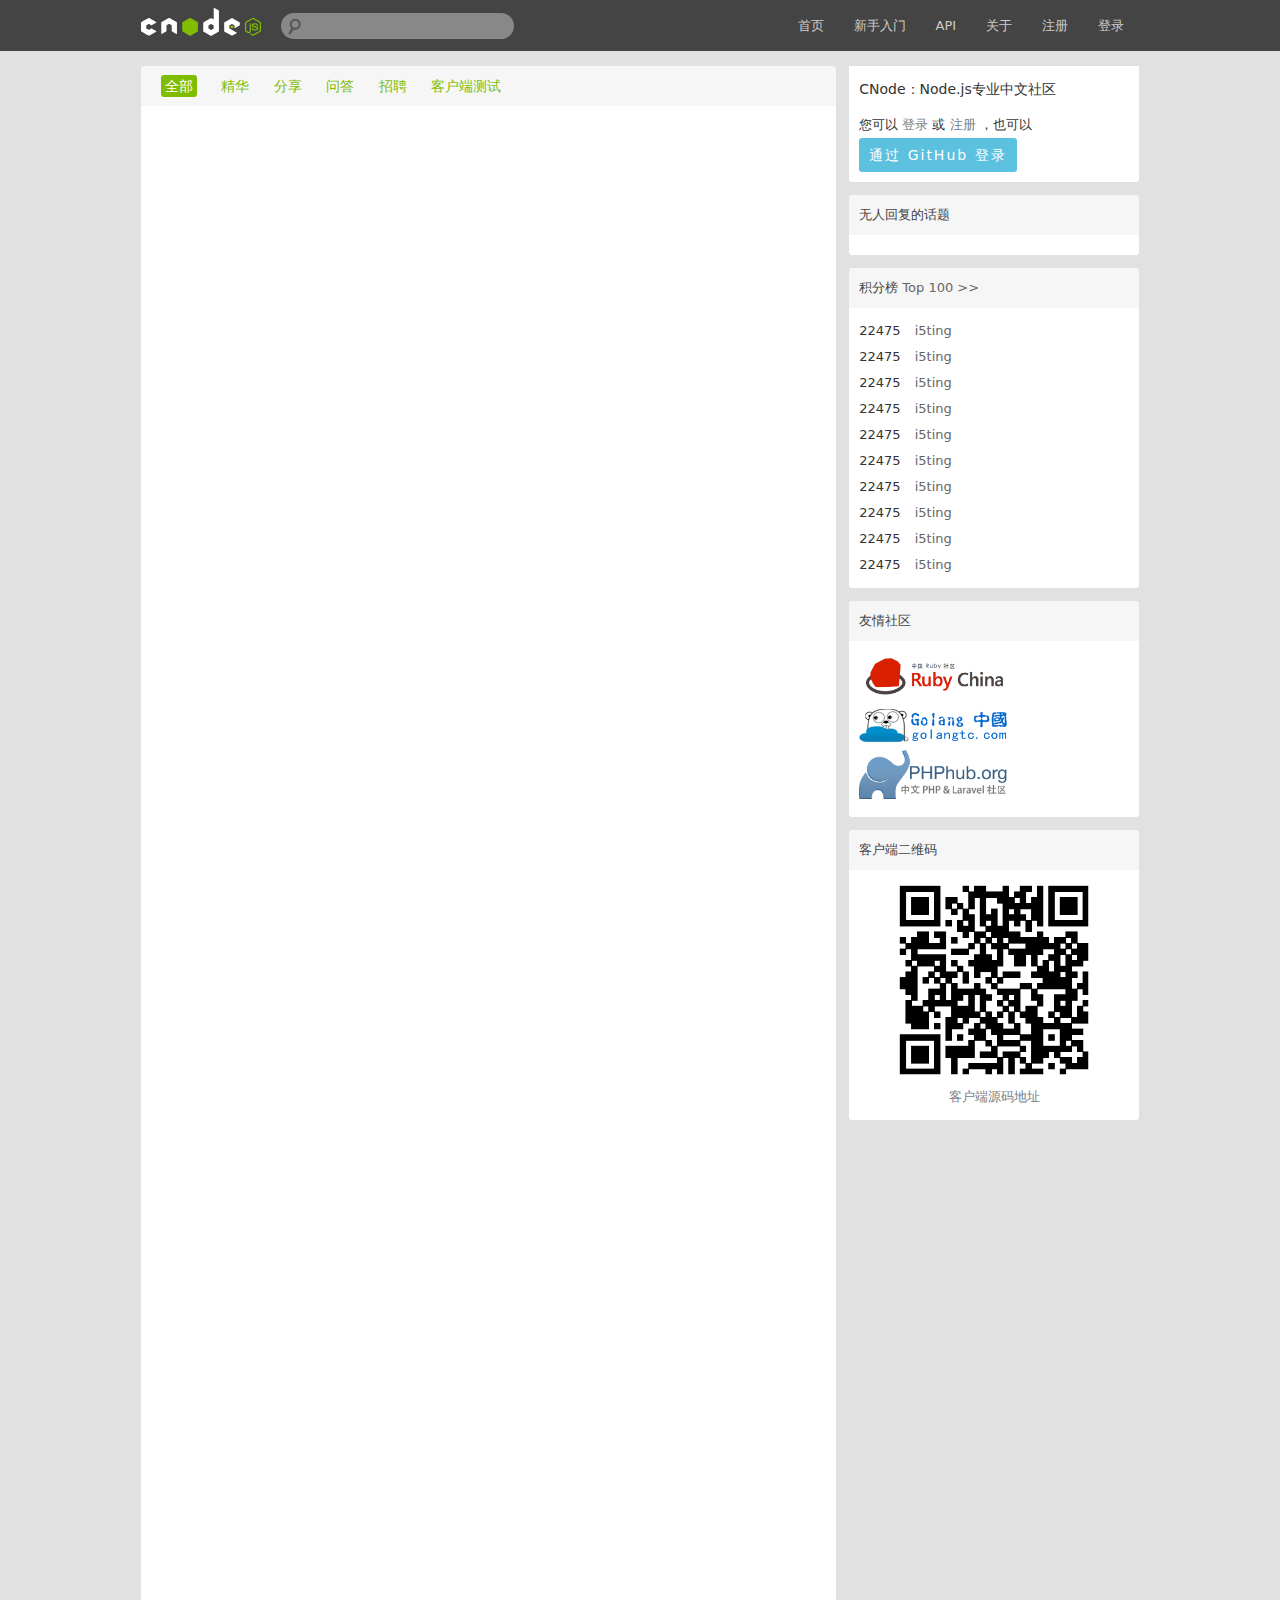
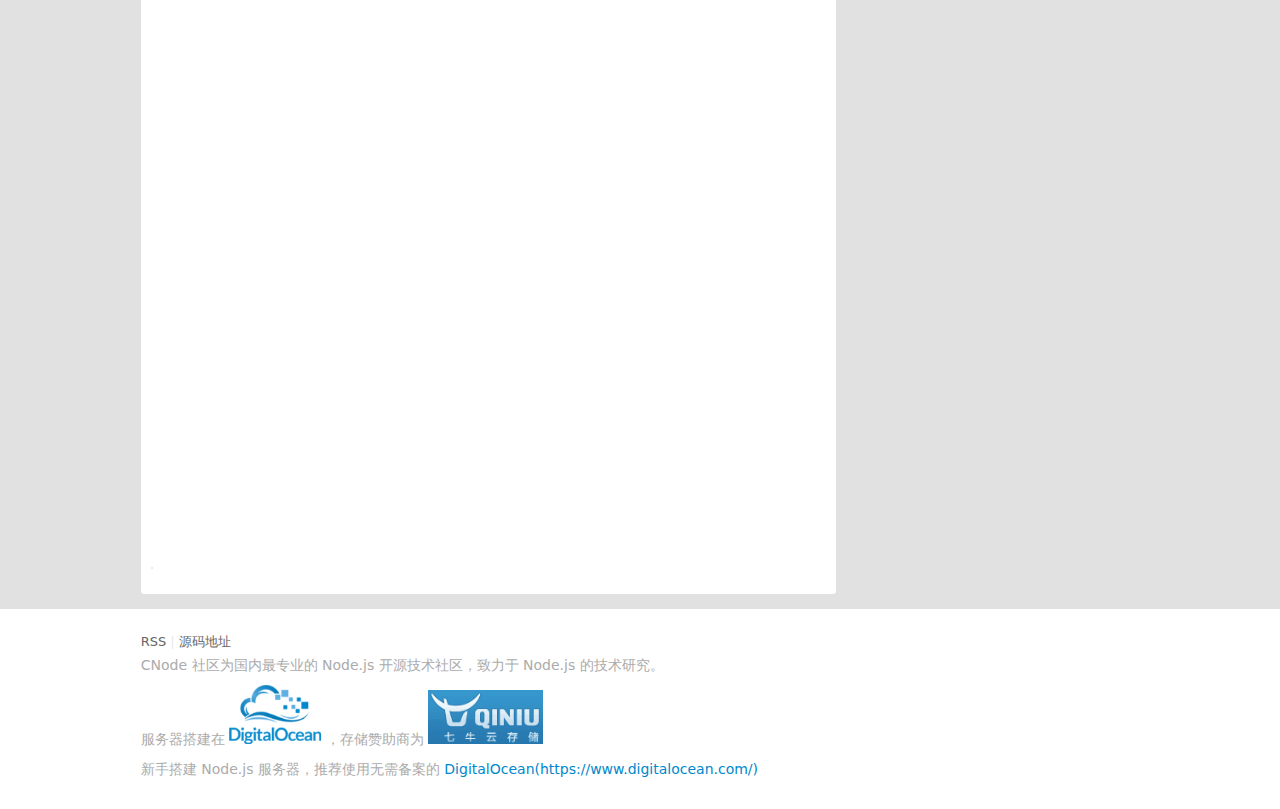
<file: pages/index.html>
<!DOCTYPE html>
<html lang="en">

<head>
  <meta charset="UTF-8" />
  <meta name="viewport" content="width=device-width, initial-scale=1.0" />
  <!-- description -->
  <meta name="description" content="CNode：Node.js专业中文社区" />
  <meta name="keywords" content="nodejs, node, express, connect, socket.io" />
  <!-- title -->
  <title>CNode：Node.js专业中文社区</title>
  <link rel="icon" href="../common/img/title-icon.png" type="/image/x-icon" />
  <!-- css -->
  <link rel="stylesheet" href="../common/common.css" />
  <link rel="stylesheet" href="./index/index.css" />
</head>

<body>
  <!-- header  -->
  <div id="header" class="container-full">
    <div class="container">
      <a href="./index.html" class="left">
        <img class="header-logo" src="../common/img/nav-logo.svg" />
      </a>
      <form action="" class="header-search left">
        <input type="text" />
      </form>
      <ul class="header-nav right">
        <li><a href="./index.html">首页</a></li>
        <li><a href="./start/index.html">新手入门</a></li>
        <li><a href="./api/index.html">API</a></li>
        <li><a href="./about/index.html">关于</a></li>
        <li><a href="./signUp/index.html">注册</a></li>
        <li><a href="./signIn/index.html">登录</a></li>
      </ul>
    </div>
  </div>

  <!-- main  -->
  <div class="container-full" id="main">
    <div class="container">
      <!-- aside  -->
      <div id="aside" class="right">
        <!-- 登录 -->
        <div class="aside-login">
          <p>CNode：Node.js专业中文社区</p>
          <span>
            您可以
            <a href="./signIn/index.html">登录</a>
            或
            <a href="./signUp/index.html">注册</a>
            ，也可以
          </span>
          <p><a href="./signUp/index.html">通过 GitHub 登录</a></p>
        </div>

        <!-- 无人回复的话题 -->
        <div class="aside-noresp">
          <div class="aside-title">
            <p>无人回复的话题</p>
          </div>
          <div class="aside-list" id="aside-noresp-list">
            <!-- 动态插入 -->
          </div>
        </div>

        <!-- 积分榜 -->
        <div class="aside-rank">
          <div class="aside-rank-title aside-title">
            <span>积分榜</span>
            <a href="#">Top 100 >></a>
          </div>
          <div class="aside-rank-list aside-list">
            <ul>
              <li>
                <span>22475</span>
                <a href="../pages/index/personalHomepage.html">i5ting</a>
              </li>
              <li>
                <span>22475</span>
                <a href="../pages/index/personalHomepage.html">i5ting</a>
              </li>
              <li>
                <span>22475</span>
                <a href="../pages/index/personalHomepage.html">i5ting</a>
              </li>
              <li>
                <span>22475</span>
                <a href="../pages/index/personalHomepage.html">i5ting</a>
              </li>
              <li>
                <span>22475</span>
                <a href="../pages/index/personalHomepage.html">i5ting</a>
              </li>
              <li>
                <span>22475</span>
                <a href="../pages/index/personalHomepage.html">i5ting</a>
              </li>
              <li>
                <span>22475</span>
                <a href="../pages/index/personalHomepage.html">i5ting</a>
              </li>
              <li>
                <span>22475</span>
                <a href="../pages/index/personalHomepage.html">i5ting</a>
              </li>
              <li>
                <span>22475</span>
                <a href="../pages/index/personalHomepage.html">i5ting</a>
              </li>
              <li>
                <span>22475</span>
                <a href="../pages/index/personalHomepage.html">i5ting</a>
              </li>
            </ul>
          </div>
        </div>

        <!-- 友情社区 -->
        <div class="aside-community">
          <div class="aside-title">友情社区</div>
          <div class="aside-community-list aside-list">
            <ul>
              <li>
                <a href="https://ruby-china.org/"><img src="../common/img/ruby-china.png" alt="" /></a>
              </li>
              <li>
                <a href="https://golangtc.com/"><img src="../common/img/golangtc-logo.png" alt="" /></a>
              </li>
              <li>
                <a href="http://phphub.org/"><img src="../common/img/phphub-logo.png" alt="" /></a>
              </li>
            </ul>
          </div>
        </div>

        <!-- 客户端二维码 -->
        <div class="aside-2code">
          <div class="aside-title">客户端二维码</div>
          <div class="aside-2code-list aside-list">
            <img src="../common/img/FtG0YVgQ6iginiLpf9W4-ShjiLfU" alt="" />
            <br />
            <a href="https://github.com/soliury/noder-react-native">客户端源码地址</a>
          </div>
        </div>

      </div>
      <!-- section  -->
      <div id="section">
        <!-- section-nav -->
        <div id="section-nav">
          <a href="#" class="here">全部</a>
          <a href="#">精华</a>
          <a href="#">分享</a>
          <a href="#">问答</a>
          <a href="#">招聘</a>
          <a href="#">客户端测试</a>
        </div>
        <!-- section-list -->
        <div id="section-list">
          <!-- 动态获取 -->
        </div>
        <!-- section-page -->
        <div id="section-page">
          <ul id="click-btns">
            <!-- 动态创建 -->
          </ul>
        </div>
      </div>
    </div>
  </div>

  <!-- footer  -->
  <div id="footer" class="container-full">
    <div class="container">
      <div class="footer-links">
        <a href="https://cnodejs.org/rss" target="-blank">RSS</a>｜<a href="https://github.com/cnodejs/nodeclub/"
          target="-blank">源码地址</a>
      </div>
      <div class="footer-content">
        <p>
          CNode 社区为国内最专业的 Node.js 开源技术社区，致力于 Node.js
          的技术研究。
        </p>
        <p>
          服务器搭建在
          <a href="https://www.digitalocean.com/?refcode=eba02656eeb3" target="-blank"><img
              src="../common/img/digitalocean.png" alt="digitalocean" title="digitalocean" /></a>
          ，存储赞助商为
          <a href="http://www.qiniu.com/?ref=cnode" target="-blank"><img src="../common/img/qiniu.png" alt="七牛云存储"
              title="七牛云存储" /></a>
        </p>
        <p>
          新手搭建 Node.js 服务器，推荐使用无需备案的
          <a href="https://www.digitalocean.com/">DigitalOcean(https://www.digitalocean.com/)</a>
        </p>
      </div>
    </div>
  </div>

  <!-- to-top  -->
  <div id="to-top" class="totop-none">回到顶部</div>

  <!-- script -->
  <script src="../common/ajax.js"></script>
  <script src="../common/getDate.js"></script>
  <script src="./index/getTopics.js"></script>
  <script src="./index/getNoresp.js"></script>
  <script src="../common/toTop.js"></script>
</body>

</html>
</file>
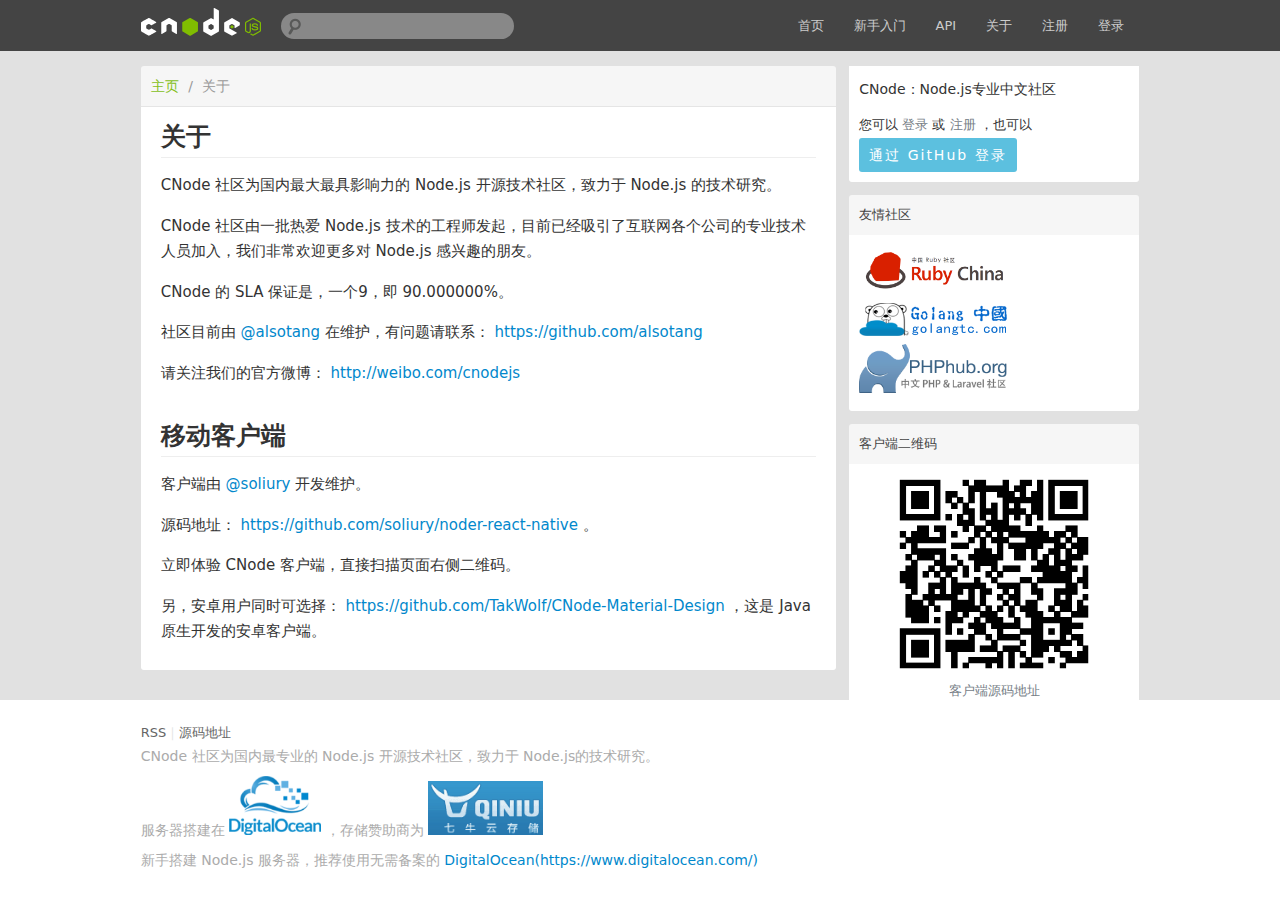
<file: pages/about/index.html>
<!DOCTYPE html>
<html lang="en">

<head>
  <meta charset="UTF-8" />
  <meta name="viewport" content="width=device-width, initial-scale=1.0" />
  <!-- description -->
  <meta name="description" content="CNode：Node.js专业中文社区" />
  <meta name="keywords" content="nodejs, node, express, connect, socket.io" />
  <!-- title -->
  <title>关于我们 - CNode技术社区</title>
  <link rel="icon" href="../../common/img/title-icon.png" type="/image/x-icon" />
  <!-- css -->
  <link rel="stylesheet" href="./about.css" />
  <link rel="stylesheet" href="../../common/common.css" />
</head>

<body>
  <!-- header  -->
  <div id="header" class="container-full">
    <div class="container">
      <a href="../index.html" class="left">
        <img class="header-logo" src="../../common/img/nav-logo.svg" />
      </a>
      <form action="" class="header-search left">
        <input type="text" />
      </form>
      <ul class="header-nav right">
        <li><a href="../index.html">首页</a></li>
        <li><a href="../start/index.html">新手入门</a></li>
        <li><a href="../api/index.html">API</a></li>
        <li><a href="../about/index.html">关于</a></li>
        <li><a href="../signUp/index.html">注册</a></li>
        <li><a href="../signIn/index.html">登录</a></li>
      </ul>
    </div>
  </div>

  <!-- main  -->
  <div class="container-full" id="main">
    <div class="container">
      <!-- aside  -->
      <div id="aside" class="right">
        <!-- 登录 -->
        <div class="aside-login">
          <p>CNode：Node.js专业中文社区</p>
          <span>
            您可以
            <a href="../signIn/index.html">登录</a>
            或
            <a href="../signUp/index.html">注册</a>
            ，也可以
          </span>
          <a href="../signUp/index.html"></a>
          <p><a href="../signUp/index.html">通过 GitHub 登录</a></p>
        </div>

        <!-- 友情社区 -->
        <div class="aside-community">
          <div class="aside-title">友情社区</div>
          <div class="aside-community-list aside-list">
            <ul>
              <li>
                <a href="https://ruby-china.org/"><img src="../../common/img/ruby-china.png" alt="" /></a>
              </li>
              <li>
                <a href="https://golangtc.com/"><img src="../../common/img/golangtc-logo.png" alt="" /></a>
              </li>
              <li>
                <a href="http://phphub.org/"><img src="../../common/img/phphub-logo.png" alt="" /></a>
              </li>
            </ul>
          </div>
        </div>

        <!-- 客户端二维码 -->
        <div class="aside-2code">
          <div class="aside-title">客户端二维码</div>
          <div class="aside-2code-list aside-list">
            <img src="../../common/img/FtG0YVgQ6iginiLpf9W4-ShjiLfU" alt="" />
            <br />
            <a href="https://github.com/soliury/noder-react-native">客户端源码地址</a>
          </div>
        </div>
      </div>

      <!-- section  -->
      <div id="section">
        <!-- section-header -->
        <div id="section-header">
          <a href="../index.html">主页</a>
          <span>/</span>
          <span>关于</span>
        </div>
        <!-- section-content  -->
        <div id="section-content">
          <h3>关于</h3>
          <p>CNode 社区为国内最大最具影响力的 Node.js 开源技术社区，致力于 Node.js 的技术研究。</p>
          <p>CNode 社区由一批热爱 Node.js 技术的工程师发起，目前已经吸引了互联网各个公司的专业技术人员加入，我们非常欢迎更多对 Node.js 感兴趣的朋友。</p>
          <p>CNode 的 SLA 保证是，一个9，即 90.000000%。</p>
          <p>社区目前由
            <a target="_blank" href="https://cnodejs.org/user/alsotang">@alsotang</a>
            在维护，有问题请联系：
            <a target="_blank" href="https://github.com/alsotang">https://github.com/alsotang</a>
          </p>
          <p>
            请关注我们的官方微博：
            <a target="_blank" href="http://weibo.com/cnodejs">http://weibo.com/cnodejs</a>
          </p>
          <h3>移动客户端</h3>
          <p>客户端由
            <a target="_blank" href="https://cnodejs.org/user/soliury">@soliury</a>
            开发维护。
          </p>
          <p>
            源码地址：
            <a target="_blank"
              href="https://github.com/soliury/noder-react-native">https://github.com/soliury/noder-react-native</a>
            。
          </p>
          <p>立即体验 CNode 客户端，直接扫描页面右侧二维码。</p>
          <p>另，安卓用户同时可选择：
            <a target="_blank"
              href="https://github.com/TakWolf/CNode-Material-Design">https://github.com/TakWolf/CNode-Material-Design</a>
            ，这是 Java 原生开发的安卓客户端。
          </p>
        </div>
      </div>
    </div>
  </div>

  <!-- footer  -->
  <div id="footer" class="container-full">
    <div class="container">
      <div class="footer-links">
        <a href="https://cnodejs.org/rss" target="-blank">RSS</a>｜<a href="https://github.com/cnodejs/nodeclub/"
          target="-blank">源码地址</a>
      </div>
      <div class="footer-content">
        <p>CNode 社区为国内最专业的 Node.js 开源技术社区，致力于 Node.js的技术研究。</p>
        <p>
          服务器搭建在
          <a href="https://www.digitalocean.com/?refcode=eba02656eeb3" target="-blank"><img
              src="../../common/img/digitalocean.png" alt="digitalocean" title="digitalocean" /></a>
          ，存储赞助商为
          <a href="http://www.qiniu.com/?ref=cnode" target="-blank"><img src="../../common/img/qiniu.png" alt="七牛云存储"
              title="七牛云存储" /></a>
        </p>
        <p>
          新手搭建 Node.js 服务器，推荐使用无需备案的
          <a href="https://www.digitalocean.com/">DigitalOcean(https://www.digitalocean.com/)</a>
        </p>
      </div>
    </div>
  </div>

  <!-- to-top  -->
  <div id="to-top" class="totop-none">回到顶部</div>

  <!-- script  -->
  <script src="../../common/toTop.js"></script>
</body>

</html>
</file>
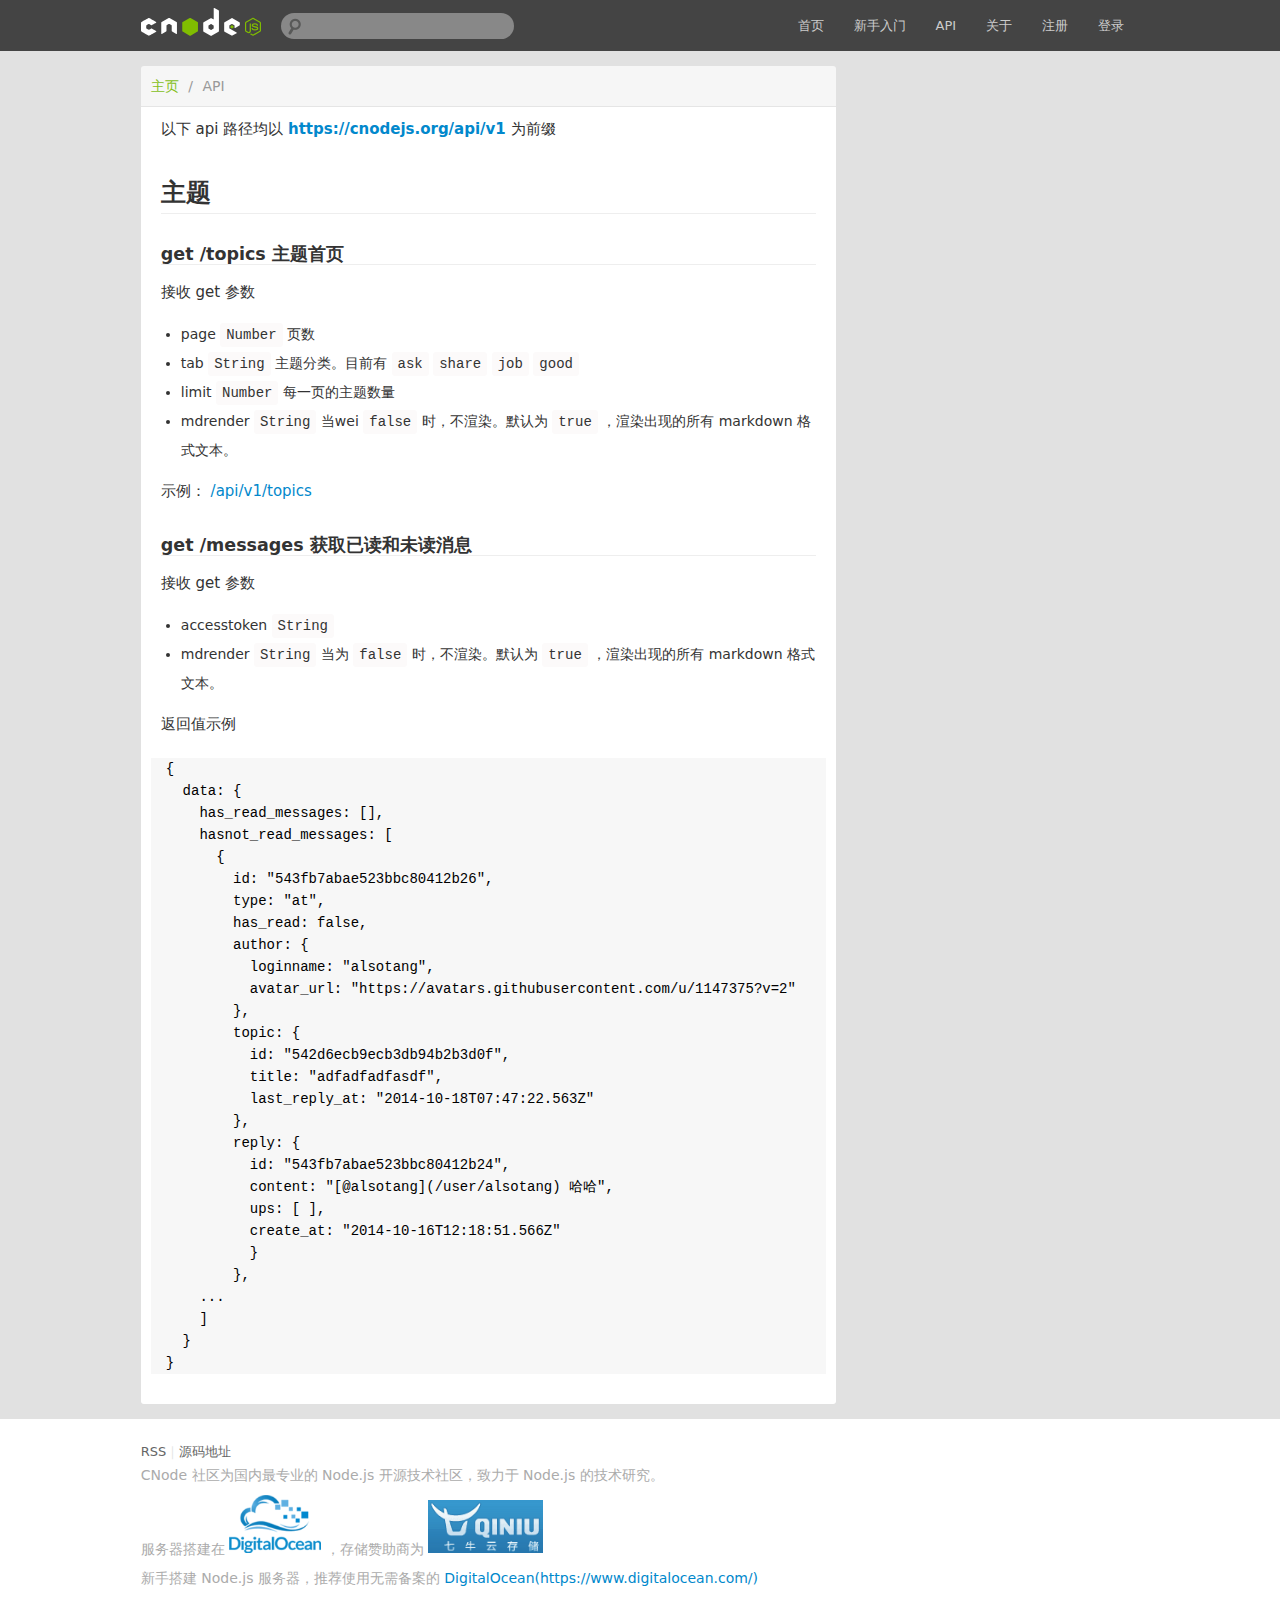
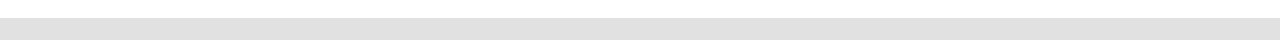
<file: pages/api/index.html>
<!DOCTYPE html>
<html lang="en">

<head>
  <meta charset="UTF-8" />
  <meta name="viewport" content="width=device-width, initial-scale=1.0" />
  <!-- description -->
  <meta name="description" content="CNode：Node.js专业中文社区" />
  <meta name="keywords" content="nodejs, node, express, connect, socket.io" />
  <!-- title -->
  <title>CNode：Node.js专业中文社区</title>
  <link rel="icon" href="../../common/img/title-icon.png" type="/image/x-icon" />
  <!-- css -->
  <link rel="stylesheet" href="./api.css" />
  <link rel="stylesheet" href="../../common/common.css" />
</head>

<body>
  <!-- header  -->
  <div id="header" class="container-full">
    <div class="container">
      <a href="../index.html" class="left">
        <img class="header-logo" src="../../common/img/nav-logo.svg" />
      </a>
      <form action="" class="header-search left">
        <input type="text" />
      </form>
      <ul class="header-nav right">
        <li><a href="../index.html">首页</a></li>
        <li><a href="../start/index.html">新手入门</a></li>
        <li><a href="../api/index.html">API</a></li>
        <li><a href="../about/index.html">关于</a></li>
        <li><a href="../signUp/index.html">注册</a></li>
        <li><a href="../signIn/index.html">登录</a></li>
      </ul>
    </div>
  </div>

  <!-- main  -->
  <div class="container-full" id="main">
    <div class="container">

      <!-- section  -->
      <div id="section">
        <!-- section-header -->
        <div id="section-header">
          <a href="../index.html">主页</a>
          <span>/</span>
          <span>API</span>
        </div>
        <!-- section-content  -->
        <div id="section-content">
          <p>
            以下 api 路径均以
            <strong><a target="_blank" href="https://cnodejs.org/api/v1">https://cnodejs.org/api/v1</a></strong> 
            为前缀
          </p>

          <h3>主题</h3>
          <h4>get /topics 主题首页</h4>
          <p>接收 get 参数</p>
          <ul>
            <li>
              page
              <code>Number</code>
              页数
            </li>
            <li>
              tab
              <code>String</code>
              主题分类。目前有
              <code>ask</code>
              <code>share</code>
              <code>job</code>
              <code>good</code>
            </li>
            <li>
              limit
              <code>Number</code>
              每一页的主题数量
            </li>
            <li>
              mdrender
              <code>String</code>
              当wei
              <code>false</code>
              时，不渲染。默认为
              <code>true</code>
              ，渲染出现的所有 markdown 格式文本。
            </li>
          </ul>
          <p>示例：
            <a target="_blank" href="/api/v1/topics">/api/v1/topics</a>
          </p>

          <h4>get /messages 获取已读和未读消息</h4>
          <p>接收 get 参数</p>
          <ul>
            <li>
              accesstoken 
              <code>String</code>
            </li>
            <li>
              mdrender
              <code>String</code>
              当为 
              <code>false</code>
              时，不渲染。默认为 
              <code>true</code>
              ，渲染出现的所有 markdown 格式文本。
            </li>
          </ul>
          <p>返回值示例</p>
          <pre>
<code>{
  data: {
    has_read_messages: [],
    hasnot_read_messages: [
      {
        id: "543fb7abae523bbc80412b26",
        type: "at",
        has_read: false,
        author: {
          loginname: "alsotang",
          avatar_url: "https://avatars.githubusercontent.com/u/1147375?v=2"
        },
        topic: {
          id: "542d6ecb9ecb3db94b2b3d0f",
          title: "adfadfadfasdf",
          last_reply_at: "2014-10-18T07:47:22.563Z"
        },
        reply: {
          id: "543fb7abae523bbc80412b24",
          content: "[@alsotang](/user/alsotang) 哈哈",
          ups: [ ],
          create_at: "2014-10-16T12:18:51.566Z"
          }
        },
    ...
    ]
  }
}</code></pre>
        </div>
      </div>
    </div>
  </div>



  <!-- footer  -->
  <div id="footer" class="container-full">
    <div class="container">
      <div class="footer-links">
        <a href="https://cnodejs.org/rss" target="-blank">RSS</a>｜<a href="https://github.com/cnodejs/nodeclub/"
          target="-blank">源码地址</a>
      </div>
      <div class="footer-content">
        <p>
          CNode 社区为国内最专业的 Node.js 开源技术社区，致力于 Node.js
          的技术研究。
        </p>
        <p>
          服务器搭建在
          <a href="https://www.digitalocean.com/?refcode=eba02656eeb3" target="-blank"><img
              src="../../common/img/digitalocean.png" alt="digitalocean" title="digitalocean" /></a>
          ，存储赞助商为
          <a href="http://www.qiniu.com/?ref=cnode" target="-blank"><img src="../../common/img/qiniu.png" alt="七牛云存储"
              title="七牛云存储" /></a>
        </p>
        <p>
          新手搭建 Node.js 服务器，推荐使用无需备案的
          <a href="https://www.digitalocean.com/">DigitalOcean(https://www.digitalocean.com/)</a>
        </p>
      </div>
    </div>
  </div>

  <!-- to-top  -->
  <div id="to-top" class="totop-none">回到顶部</div>

  <!-- script -->
  <script src="../../common/toTop.js"></script>
</body>

</html>
</file>
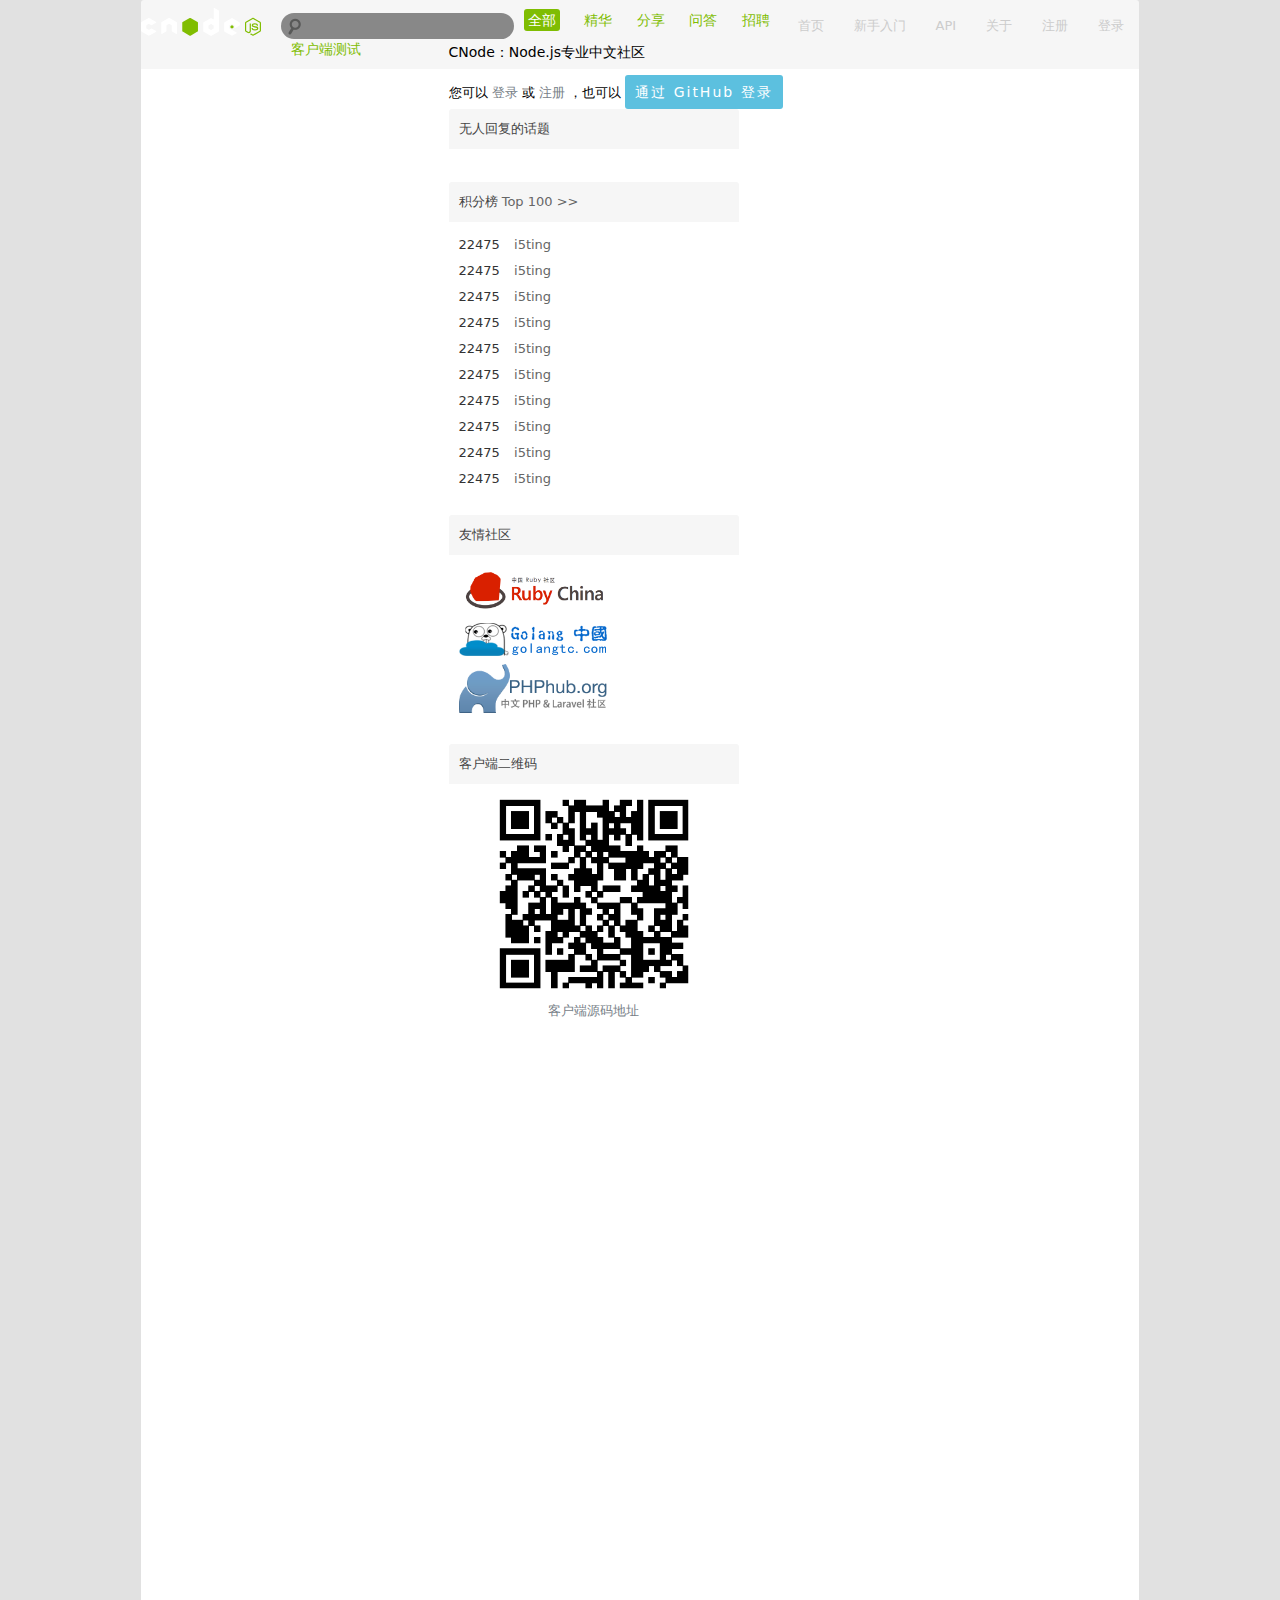
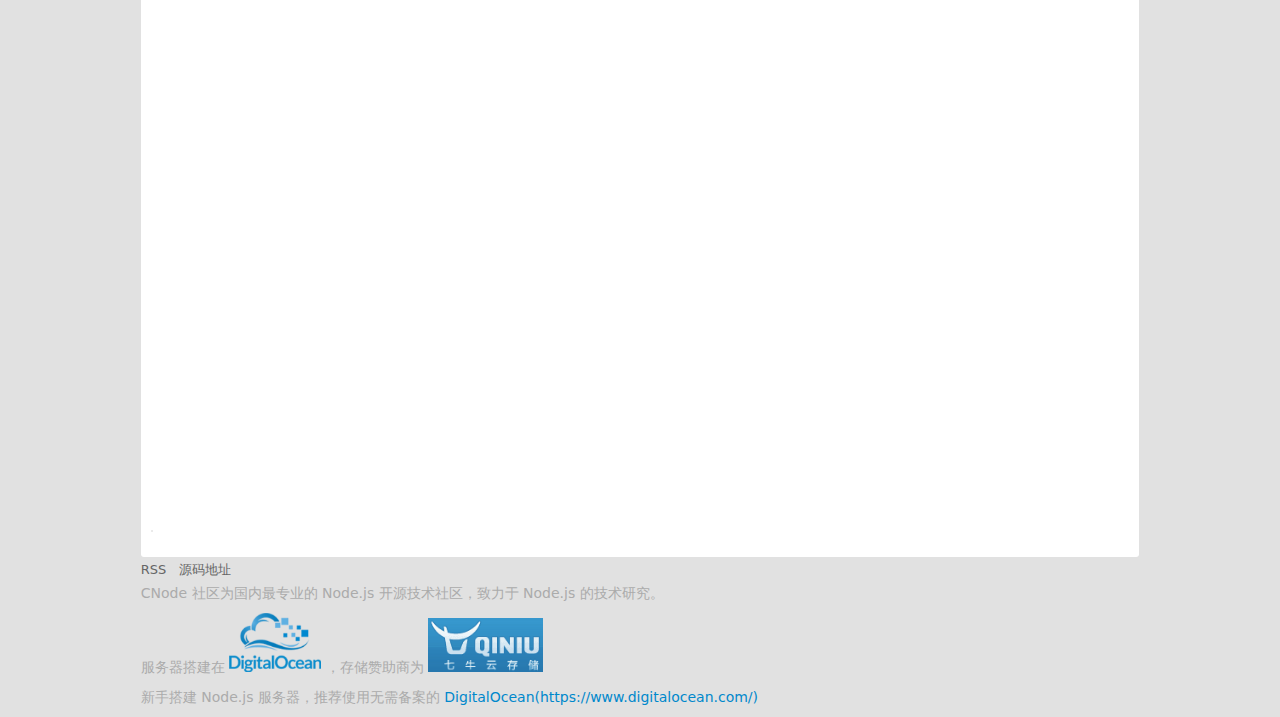
<file: pages/index/index.html>
<!DOCTYPE html>
<html lang="en">

<head>
  <meta charset="UTF-8" />
  <meta name="viewport" content="width=device-width, initial-scale=1.0" />
  <!-- description -->
  <meta name="description" content="CNode：Node.js专业中文社区" />
  <meta name="keywords" content="nodejs, node, express, connect, socket.io" />
  <!-- title -->
  <title>CNode：Node.js专业中文社区</title>
  <link rel="icon" href="../../common/img/title-icon.png" type="/image/x-icon" />
  <!-- css -->
  <link rel="stylesheet" href="../../common/common.css" />
  <link rel="stylesheet" href="../index/index.css" />
</head>

<body>
  <!-- header  -->
  <header class="container-full">
    <div class="container">
      <a href="./index.html" class="left">
        <img class="header-logo" src="../../common/img/nav-logo.svg" />
      </a>
      <form action="" class="header-search left">
        <input type="text" />
      </form>
      <ul class="header-nav right">
        <li><a href="./index.html">首页</a></li>
        <li><a href="./start/index.html">新手入门</a></li>
        <li><a href="./api/index.html">API</a></li>
        <li><a href="./about/index.html">关于</a></li>
        <li><a href="./signUp/index.html">注册</a></li>
        <li><a href="./signIn/index.html">登录</a></li>
      </ul>
    </div>
  </header>

  <!-- main  -->
  <main class="container-full" >
    <div class="container">

      <!-- aside  -->
      <aside class="right">

        <!-- 登录 -->
        <div class="aside-login">
          <p>CNode：Node.js专业中文社区</p>
          <span>
            您可以
            <a href="./signIn/index.html">登录</a>
            或
            <a href="./signUp/index.html">注册</a>
            ，也可以
          </span>
          <p><a href="./signUp/index.html">通过 GitHub 登录</a></p>
        </div>

        <!-- 无人回复的话题 -->
        <div class="aside-noresp">
          <div class="aside-title">
            <p>无人回复的话题</p>
          </div>
          <div class="aside-list" id="aside-noresp-list">
            <!-- 动态插入 -->
          </div>
        </div>

        <!-- 积分榜 -->
        <div class="aside-rank">
          <div class="aside-rank-title aside-title">
            <span>积分榜</span>
            <a href="javascript:;">Top 100 >></a>
          </div>
          <div class="aside-rank-list aside-list">
            <ul>
              <li>
                <span>22475</span>
                <a href="../../pages/index/personalHomepage.html">i5ting</a>
              </li>
              <li>
                <span>22475</span>
                <a href="../../pages/index/personalHomepage.html">i5ting</a>
              </li>
              <li>
                <span>22475</span>
                <a href="../../pages/index/personalHomepage.html">i5ting</a>
              </li>
              <li>
                <span>22475</span>
                <a href="../../pages/index/personalHomepage.html">i5ting</a>
              </li>
              <li>
                <span>22475</span>
                <a href="../../pages/index/personalHomepage.html">i5ting</a>
              </li>
              <li>
                <span>22475</span>
                <a href="../../pages/index/personalHomepage.html">i5ting</a>
              </li>
              <li>
                <span>22475</span>
                <a href="../../pages/index/personalHomepage.html">i5ting</a>
              </li>
              <li>
                <span>22475</span>
                <a href="../../pages/index/personalHomepage.html">i5ting</a>
              </li>
              <li>
                <span>22475</span>
                <a href="../../pages/index/personalHomepage.html">i5ting</a>
              </li>
              <li>
                <span>22475</span>
                <a href="../../pages/index/personalHomepage.html">i5ting</a>
              </li>
            </ul>
          </div>
        </div>

        <!-- 友情社区 -->
        <div class="aside-community">
          <div class="aside-title">友情社区</div>
          <div class="aside-community-list aside-list">
            <ul>
              <li>
                <a href="https://ruby-china.org/"><img src="../../common/img/ruby-china.png" alt="https://ruby-china.org/" /></a>
              </li>
              <li>
                <a href="https://golangtc.com/"><img src="../../common/img/golangtc-logo.png" alt="https://golangtc.com/" /></a>
              </li>
              <li>
                <a href="http://phphub.org/"><img src="../../common/img/phphub-logo.png" alt="http://phphub.org/" /></a>
              </li>
            </ul>
          </div>
        </div>

        <!-- 客户端二维码 -->
        <div class="aside-2code">
          <div class="aside-title">客户端二维码</div>
          <div class="aside-2code-list aside-list">
            <img src="../../common/img/FtG0YVgQ6iginiLpf9W4-ShjiLfU" alt="https://github.com/soliury/noder-react-native" />
            <br />
            <a href="https://github.com/soliury/noder-react-native">客户端源码地址</a>
          </div>
        </div>

      </aside>

      <!-- section  -->
      <section>
        <!-- section-nav -->
        <div id="section-nav">
          <a href="javascript:;" class="here">全部</a>
          <a href="javascript:;">精华</a>
          <a href="javascript:;">分享</a>
          <a href="javascript:;">问答</a>
          <a href="javascript:;">招聘</a>
          <a href="javascript:;">客户端测试</a>
        </div>
        <!-- section-list -->
        <div id="section-list">
          <!-- 动态获取 -->
        </div>
        <!-- section-page -->
        <div id="section-page">
          <ul id="click-btns">
            <!-- 动态创建 -->
          </ul>
        </div>
      </section>
      
    </div>
  </main>

  <!-- footer  -->
  <footer class="container-full">
    <div class="container">
      <div class="footer-links">
        <a href="https://cnodejs.org/rss" target="-blank">RSS</a>｜<a href="https://github.com/cnodejs/nodeclub/"
          target="-blank">源码地址</a>
      </div>
      <div class="footer-content">
        <p>
          CNode 社区为国内最专业的 Node.js 开源技术社区，致力于 Node.js
          的技术研究。
        </p>
        <p>
          服务器搭建在
          <a href="https://www.digitalocean.com/?refcode=eba02656eeb3" target="-blank"><img
              src="../../common/img/digitalocean.png" alt="digitalocean" title="digitalocean" /></a>
          ，存储赞助商为
          <a href="http://www.qiniu.com/?ref=cnode" target="-blank"><img src="../../common/img/qiniu.png" alt="七牛云存储"
              title="七牛云存储" /></a>
        </p>
        <p>
          新手搭建 Node.js 服务器，推荐使用无需备案的
          <a href="https://www.digitalocean.com/">DigitalOcean(https://www.digitalocean.com/)</a>
        </p>
      </div>
    </div>
  </footer>

  <!-- to-top  -->
  <div id="to-top" class="totop-none">回到顶部</div>

  <!-- script -->
  <script src="../../common/ajax.js"></script>
  <script src="../../common/getDate.js"></script>
  <script src="../index/getTopics.js"></script>
  <script src="../index/getNoresp.js"></script>
  <script src="../../common/toTop.js"></script>
</body>

</html>
</file>
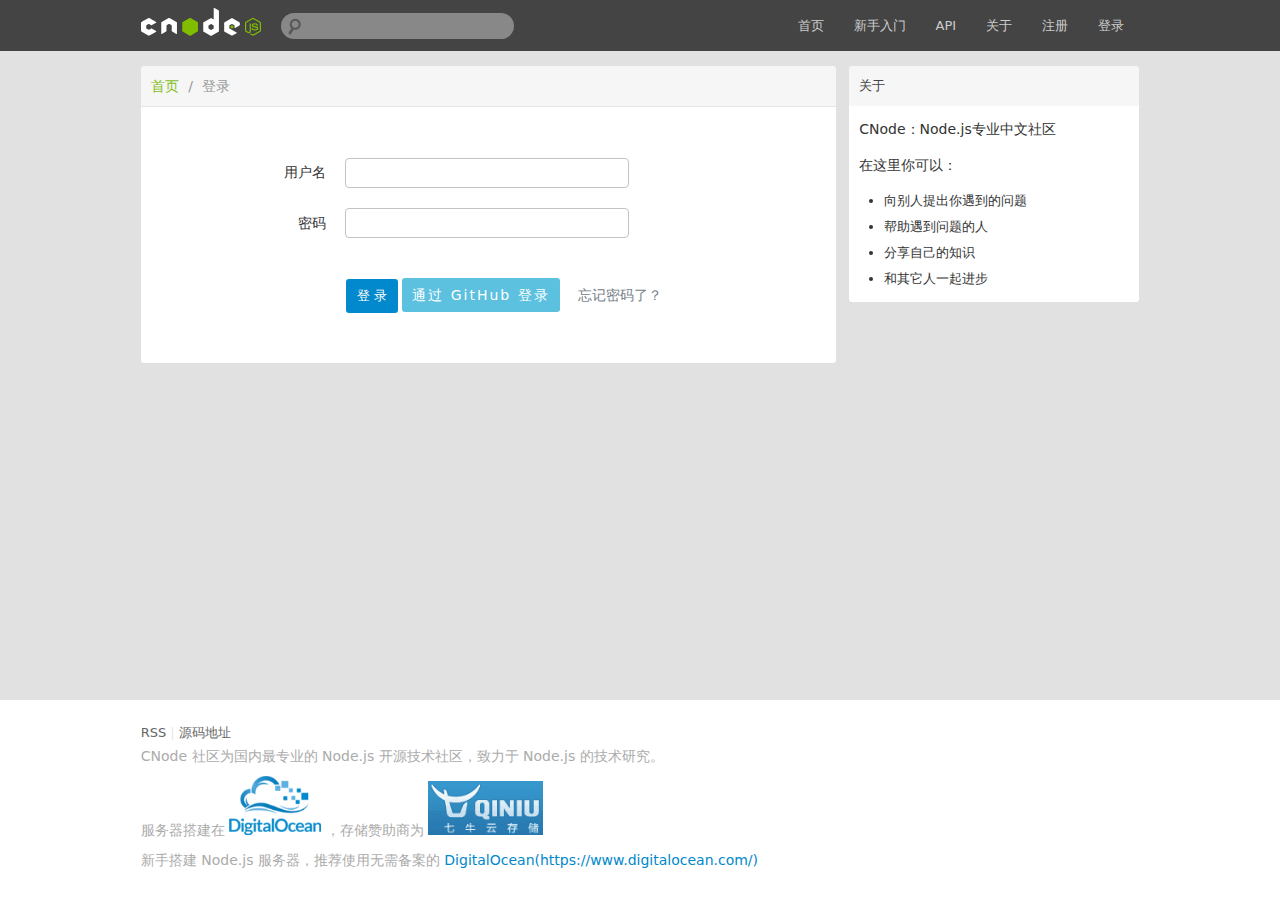
<file: pages/signIn/index.html>
<!DOCTYPE html>
<html lang="en">

<head>
  <meta charset="UTF-8" />
  <meta name="viewport" content="width=device-width, initial-scale=1.0" />
  <!-- description -->
  <meta name="description" content="CNode：Node.js专业中文社区" />
  <meta name="keywords" content="nodejs, node, express, connect, socket.io" />
  <!-- title -->
  <title>CNode：Node.js专业中文社区</title>
  <link rel="icon" href="../../common/img/title-icon.png" type="/image/x-icon" />
  <!-- css -->
  <link rel="stylesheet" href="./signIn.css" />
  <link rel="stylesheet" href="../../common/common.css" />
</head>

<body>
  <!-- header  -->
  <div id="header" class="container-full">
    <div class="container">
      <a href="../index.html" class="left">
        <img class="header-logo" src="../../common/img/nav-logo.svg" />
      </a>
      <form action="" class="header-search left">
        <input type="text" />
      </form>
      <ul class="header-nav right">
        <li><a href="../index.html">首页</a></li>
        <li><a href="../start/index.html">新手入门</a></li>
        <li><a href="../api/index.html">API</a></li>
        <li><a href="../about/index.html">关于</a></li>
        <li><a href="../signUp/index.html">注册</a></li>
        <li><a href="../signIn/index.html">登录</a></li>
      </ul>
    </div>
  </div>

  <!-- main  -->
  <div class="container-full" id="main">
    <div class="container">
      <!-- aside  -->
      <div id="aside" class="right">
        <!-- 关于 -->
        <div class="aside-about">
          <div class="aside-title">关于</div>
          <div class="aside-about-list aside-list">
            <p>CNode：Node.js专业中文社区</p>
            <p>在这里你可以：</p>
            <ul>
              <li>向别人提出你遇到的问题</li>
              <li>帮助遇到问题的人</li>
              <li>分享自己的知识</li>
              <li>和其它人一起进步</li>
            </ul>
          </div>
        </div>
      </div>

      <!-- section  -->
      <div id="section">
        <!-- section-header -->
        <div id="section-header">
          <a href="../index.html">首页</a>
          <span>/</span>
          <span>登录</span>
        </div>
        <!-- section-content  -->
        <div id="section-content">
          <form class="section-content-form" action="">
            <div class="name">
              <label for="name">用户名</label>
              <input id="name" type="text" class="input">
            </div>
            <div class="pass">
              <label for="pass">密码</label>
              <input id="pass" type="text" class="input">
            </div>
            <div class="btns">
              <input type="button" value="登 录" class="signbtn">
              <a href="">通过 GitHub 登录</a>
              <a href="">忘记密码了？</a>
            </div>
          </form>
        </div>
      </div>
    </div>
  </div>

  <!-- footer  -->
  <div id="footer" class="container-full">
    <div class="container">
      <div class="footer-links">
        <a href="https://cnodejs.org/rss" target="-blank">RSS</a>｜<a href="https://github.com/cnodejs/nodeclub/"
          target="-blank">源码地址</a>
      </div>
      <div class="footer-content">
        <p>
          CNode 社区为国内最专业的 Node.js 开源技术社区，致力于 Node.js
          的技术研究。
        </p>
        <p>
          服务器搭建在
          <a href="https://www.digitalocean.com/?refcode=eba02656eeb3" target="-blank"><img
              src="../../common/img/digitalocean.png" alt="digitalocean" title="digitalocean" /></a>
          ，存储赞助商为
          <a href="http://www.qiniu.com/?ref=cnode" target="-blank"><img src="../../common/img/qiniu.png" alt="七牛云存储"
              title="七牛云存储" /></a>
        </p>
        <p>
          新手搭建 Node.js 服务器，推荐使用无需备案的
          <a href="https://www.digitalocean.com/">DigitalOcean(https://www.digitalocean.com/)</a>
        </p>
      </div>
    </div>
  </div>

  <!-- to-top  -->
  <div id="to-top" class="totop-none">回到顶部</div>

  <!-- script -->
  <script src="../../common/toTop.js"></script>
</body>

</html>
</file>
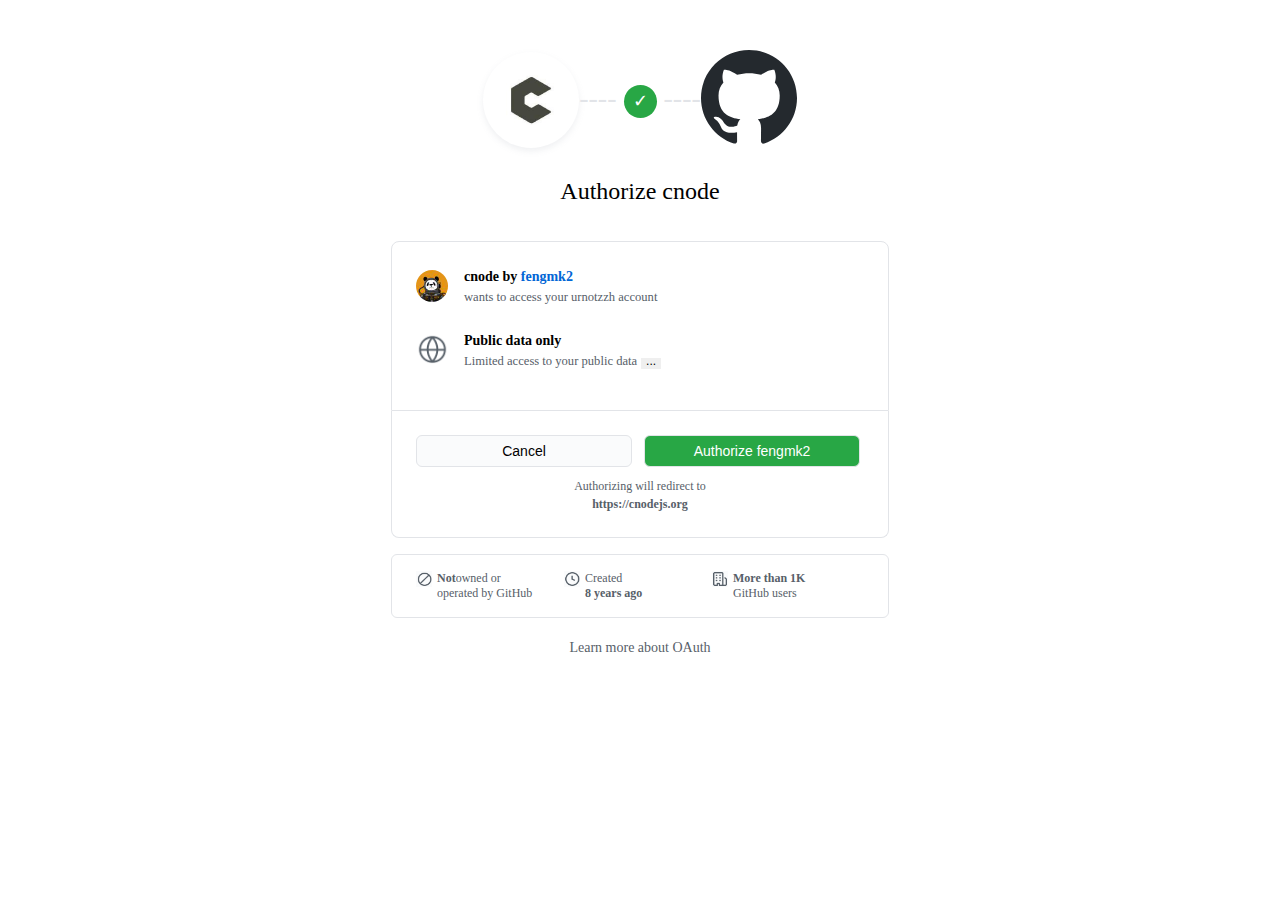
<file: pages/signUp/index.html>
<!DOCTYPE html>
<html lang="en">

<head>
  <meta charset="UTF-8" />
  <meta name="viewport" content="width=device-width, initial-scale=1.0" />
  <!-- description -->
  <meta name="description" content="CNode：Node.js专业中文社区" />
  <meta name="keywords" content="nodejs, node, express, connect, socket.io" />
  <!-- title -->
  <title>Authorize application</title>
  <link rel="icon" href="./img/favicon.svg" type="/image/x-icon" />
  <!-- css -->
  <link rel="stylesheet" href="./signUp.css">
</head>

<body>
  <div id="header">
    <div class="header-nodejs-logo">
      <img src="./img/codejsLogo.jpeg" alt="">
    </div>
    <div class="header-connect">
      ----
      <div class="ok">✓</div>
      ----
    </div>
    <div class="header-github-logo">
      <img src="./img/favicon.svg" alt="">
    </div>
  </div>
  <div id="title">
    Authorize cnode
  </div>
  <div id="content">
    <div class="content-item">
      <img src="./img/userPhoto.jpeg" alt="">
      <p>cnode by <a target="_blank" href="https://github.com/fengmk2">fengmk2</a></p>
      <p>wants to access your urnotzzh account</p>
    </div>
    <div class="content-item">
      <img src="./img/global.png" alt="">
      <p>Public data only</p>
      <p>Limited access to your public data</p>
      <input type="button" value="..." id="show-btn">
      <div id="content-show">
        <p class="show-p">This application will be able to identify you and read public information.</p>
        <img class="show-img" src="./img/qustion.png" alt="">
        <a class="show-a" href="">Learn more</a>
      </div>
    </div>
  </div>
  <div id="btns">
    <button class="cancel">Cancel</button>
    <button class="authorize">Authorize fengmk2</button>
    <p>Authorizing will redirect to</p>
    <p><b>https://cnodejs.org</b></p>
  </div>

  <div id="list">
    <div>
      <img src="./img/ban.png" alt="">
      <p><b>Not</b>owned or <br> operated by GitHub</p>
    </div>
    <div>
      <img src="./img/time.png" alt="">
      <p>Created <br> <b>8 years ago</b></p>
    </div>
    <div>
      <img src="./img/house.png" alt="">
      <p><b>More than 1K</b><br> GitHub users</p>
    </div>
  </div>

  <div id="footer">
    <a target="_blank"
      href="https://docs.github.com/en/free-pro-team@latest/github/authenticating-to-github/authorizing-oauth-apps">Learn
      more about OAuth</a>
  </div>

  <!-- script -->
  <script src="./showContent.js"></script>
</body>

</html>
</file>
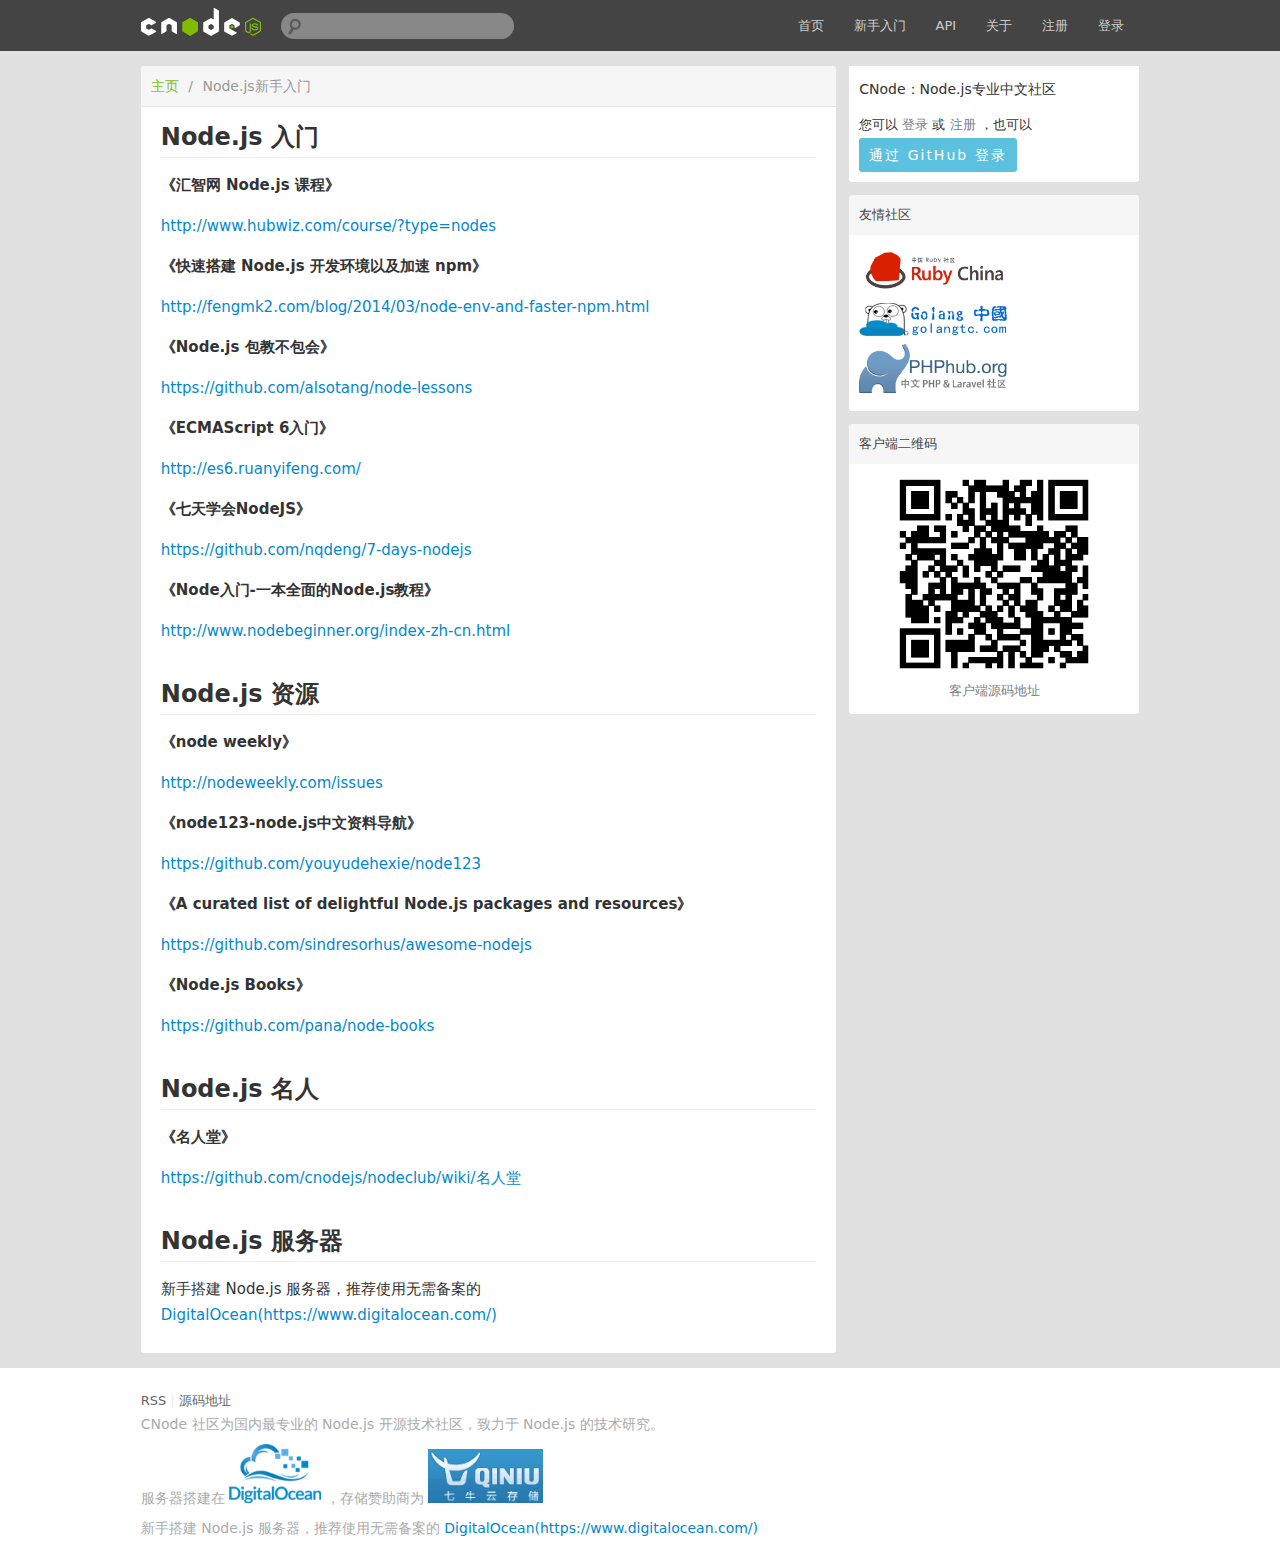
<file: pages/start/index.html>
<!DOCTYPE html>
<html lang="en">

<head>
  <meta charset="UTF-8" />
  <meta name="viewport" content="width=device-width, initial-scale=1.0" />
  <!-- description -->
  <meta name="description" content="CNode：Node.js专业中文社区" />
  <meta name="keywords" content="nodejs, node, express, connect, socket.io" />
  <!-- title -->
  <title>Node.js 新手入门 - CNode技术社区</title>
  <link rel="icon" href="../../common/img/title-icon.png" type="/image/x-icon" />
  <!-- css -->
  <link rel="stylesheet" href="../start/start.css" />
  <link rel="stylesheet" href="../../common/common.css" />
</head>

<body>
  <!-- header  -->
  <div id="header" class="container-full">
    <div class="container">
      <a href="../index.html" class="left">
        <img class="header-logo" src="../../common/img/nav-logo.svg" />
      </a>
      <form action="" class="header-search left">
        <input type="text" />
      </form>
      <ul class="header-nav right">
        <li><a href="../index.html">首页</a></li>
        <li><a href="../start/index.html">新手入门</a></li>
        <li><a href="../api/index.html">API</a></li>
        <li><a href="../about/index.html">关于</a></li>
        <li><a href="../signUp/index.html">注册</a></li>
        <li><a href="../signIn/index.html">登录</a></li>
      </ul>
    </div>
  </div>

  <!-- main  -->
  <div class="container-full" id="main">
    <div class="container">
      <!-- aside  -->
      <div id="aside" class="right">
        <!-- 登录 -->
        <div class="aside-login">
          <p>CNode：Node.js专业中文社区</p>
          <span>
            您可以
            <a href="../signIn/index.html">登录</a>
            或
            <a href="../signUp/index.html">注册</a>
            ，也可以
          </span>
          <p><a href="../signUp/index.html">通过 GitHub 登录</a></p>
        </div>

        <!-- 友情社区 -->
        <div class="aside-community">
          <div class="aside-title">友情社区</div>
          <div class="aside-community-list aside-list">
            <ul>
              <li>
                <a href="https://ruby-china.org/"><img src="../../common/img/ruby-china.png" alt="" /></a>
              </li>
              <li>
                <a href="https://golangtc.com/"><img src="../../common/img/golangtc-logo.png" alt="" /></a>
              </li>
              <li>
                <a href="http://phphub.org/"><img src="../../common/img/phphub-logo.png" alt="" /></a>
              </li>
            </ul>
          </div>
        </div>

        <!-- 客户端二维码 -->
        <div class="aside-2code">
          <div class="aside-title">客户端二维码</div>
          <div class="aside-2code-list aside-list">
            <img src="../../common/img/FtG0YVgQ6iginiLpf9W4-ShjiLfU" alt="" />
            <br />
            <a href="https://github.com/soliury/noder-react-native">客户端源码地址</a>
          </div>
        </div>
      </div>

      <!-- section  -->
      <div id="section">
        <!-- section-nav -->
        <div id="section-header">
          <a href="../index.html">主页</a>
          <span>/</span>
          <span>Node.js新手入门</span>
        </div>
        <!-- section-content  -->
        <div id="section-content">
          <h2>Node.js 入门</h2>
          <p>《汇智网 Node.js 课程》</p>
          <p>
            <a target="_blank"
              href="http://www.hubwiz.com/course/?type=nodes">http://www.hubwiz.com/course/?type=nodes</a>
          </p>
          <p>《快速搭建 Node.js 开发环境以及加速 npm》</p>
          <p>
            <a target="_blank"
              href="http://fengmk2.com/blog/2014/03/node-env-and-faster-npm.html">http://fengmk2.com/blog/2014/03/node-env-and-faster-npm.html</a>
          </p>
          <p>《Node.js 包教不包会》</p>
          <p>
            <a target="_blank"
              href="https://github.com/alsotang/node-lessons">https://github.com/alsotang/node-lessons</a>
          </p>
          <p>《ECMAScript 6入门》</p>
          <p>
            <a target="_blank" href="http://es6.ruanyifeng.com/">http://es6.ruanyifeng.com/</a>
          </p>
          <p>《七天学会NodeJS》</p>
          <p>
            <a target="_blank"
              href="https://github.com/nqdeng/7-days-nodejs">https://github.com/nqdeng/7-days-nodejs</a>
          </p>
          <p>《Node入门-一本全面的Node.js教程》</p>
          <p>
            <a target="_blank"
              href="http://www.nodebeginner.org/index-zh-cn.html">http://www.nodebeginner.org/index-zh-cn.html</a>
          </p>

          <h2>Node.js 资源</h2>
          <p>《node weekly》</p>
          <p>
            <a target="_blank" href="http://nodeweekly.com/issues">http://nodeweekly.com/issues</a>
          </p>
          <p>《node123-node.js中文资料导航》</p>
          <p>
            <a target="_blank"
              href="https://github.com/youyudehexie/node123">https://github.com/youyudehexie/node123</a>
          </p>
          <p>《A curated list of delightful Node.js packages and resources》</p>
          <p>
            <a target="_blank"
              href="https://github.com/sindresorhus/awesome-nodejs">https://github.com/sindresorhus/awesome-nodejs</a>
          </p>
          <p>《Node.js Books》</p>
          <p>
            <a target="_blank" href="https://github.com/pana/node-books">https://github.com/pana/node-books</a>
          </p>

          <h2>Node.js 名人</h2>
          <p>《名人堂》</p>
          <p>
            <a target="_blank"
              href="https://github.com/cnodejs/nodeclub/wiki/名人堂">https://github.com/cnodejs/nodeclub/wiki/名人堂</a>
          </p>

          <h2>Node.js 服务器</h2>
          <p>
            <span>新手搭建 Node.js 服务器，推荐使用无需备案的</span>
            <a target="_blank"
              href="DigitalOcean(https://www.digitalocean.com/)">DigitalOcean(https://www.digitalocean.com/)</a>
          </p>
        </div>
      </div>
    </div>
  </div>

  <!-- footer  -->
  <div id="footer" class="container-full">
    <div class="container">
      <div class="footer-links">
        <a href="https://cnodejs.org/rss" target="-blank">RSS</a>｜<a href="https://github.com/cnodejs/nodeclub/"
          target="-blank">源码地址</a>
      </div>
      <div class="footer-content">
        <p>
          CNode 社区为国内最专业的 Node.js 开源技术社区，致力于 Node.js
          的技术研究。
        </p>
        <p>
          服务器搭建在
          <a href="https://www.digitalocean.com/?refcode=eba02656eeb3" target="-blank"><img
              src="../../common/img/digitalocean.png" alt="digitalocean" title="digitalocean" /></a>
          ，存储赞助商为
          <a href="http://www.qiniu.com/?ref=cnode" target="-blank"><img src="../../common/img/qiniu.png" alt="七牛云存储"
              title="七牛云存储" /></a>
        </p>
        <p>
          新手搭建 Node.js 服务器，推荐使用无需备案的
          <a href="https://www.digitalocean.com/">DigitalOcean(https://www.digitalocean.com/)</a>
        </p>
      </div>
    </div>
  </div>

  <!-- to-top  -->
  <div id="to-top" class="totop-none">回到顶部</div>

  <!-- script -->
  <script src="../../common/toTop.js"></script>
</body>

</html>
</file>
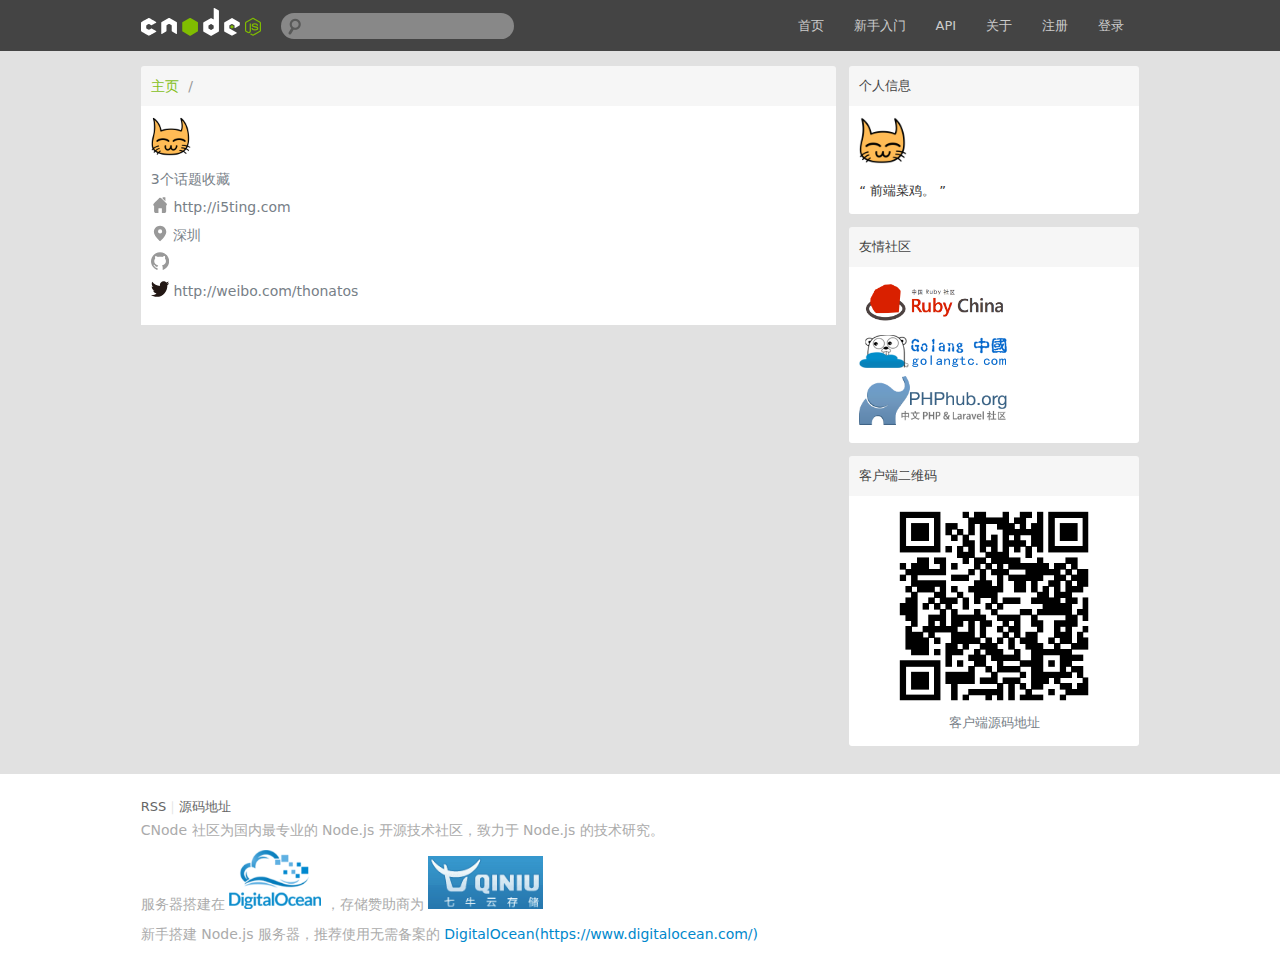
<file: pages/index/personalHomepage.html>
<!DOCTYPE html>
<html lang="en">

<head>
  <meta charset="UTF-8" />
  <meta name="viewport" content="width=device-width, initial-scale=1.0" />
  <!-- description -->
  <meta name="description" content="CNode：Node.js专业中文社区" />
  <meta name="keywords" content="nodejs, node, express, connect, socket.io" />
  <!-- title -->
  <title>Node.js 新手入门 - CNode技术社区</title>
  <link rel="icon" href="../../common/img/title-icon.png" type="/image/x-icon" />
  <!-- css -->
  <link rel="stylesheet" href="../../common/common.css" />
</head>

<body>
  <!-- header  -->
  <div id="header" class="container-full">
    <div class="container">
      <a href="../index.html" class="left">
        <img class="header-logo" src="../../common/img/nav-logo.svg" />
      </a>
      <form action="" class="header-search left">
        <input type="text" />
      </form>
      <ul class="header-nav right">
        <li><a href="../index.html">首页</a></li>
        <li><a href="../start/index.html">新手入门</a></li>
        <li><a href="../api/index.html">API</a></li>
        <li><a href="../about/index.html">关于</a></li>
        <li><a href="../signUp/index.html">注册</a></li>
        <li><a href="../signIn/index.html">登录</a></li>
      </ul>
    </div>
  </div>

  <!-- main  -->
  <div class="container-full" id="main">
    <div class="container">
      <!-- aside  -->
      <div id="aside" class="right">
        <!-- 个人信息 -->
        <div class="aside-personalInfor">
          <div class="aside-title">个人信息</div>
          <div class="aside-personalInfor-list aside-list">
            <a href="./personalHomepage.html">
              <img src="./img/5453359.png" alt="">
            </a>
            <span>
              <a id="user-name" href="./personalHomepage.html"></a>
            </span>
            <p id="user-rank"></p>
            <p>“ 前端菜鸡。 ”</p>
          </div>
        </div>

        <!-- 友情社区 -->
        <div class="aside-community">
          <div class="aside-title">友情社区</div>
          <div class="aside-community-list aside-list">
            <ul>
              <li>
                <a href="https://ruby-china.org/"><img src="../../common/img/ruby-china.png" alt="" /></a>
              </li>
              <li>
                <a href="https://golangtc.com/"><img src="../../common/img/golangtc-logo.png" alt="" /></a>
              </li>
              <li>
                <a href="http://phphub.org/"><img src="../../common/img/phphub-logo.png" alt="" /></a>
              </li>
            </ul>
          </div>
        </div>

        <!-- 客户端二维码 -->
        <div class="aside-2code">
          <div class="aside-title">客户端二维码</div>
          <div class="aside-2code-list aside-list">
            <img src="../../common/img/FtG0YVgQ6iginiLpf9W4-ShjiLfU" alt="" />
            <br />
            <a href="https://github.com/soliury/noder-react-native">客户端源码地址</a>
          </div>
        </div>
      </div>

      <!-- section  -->
      <div id="section">
        <!-- 主页 -->
        <div class="section-block">
          <div class="personal-header">
            <a href="../index.html">主页</a>
            <span>/</span>
          </div>
          <div id="personal-homepage">
            <img src="./img/5453359.png" alt="">
            <a id="loginname" href=""></a>
            <p id="score"></p>
            <p>3个话题收藏</p>
            <div>
              <ul>
                <li>
                  <svg class="icon" aria-hidden="true">
                    <use xlink:href="#icon-fangzi"></use>
                  </svg> http://i5ting.com
                </li>
                <li><svg class="icon" aria-hidden="true">
                    <use xlink:href="#icon-dingwei"></use>
                  </svg> 深圳</li>
                <li><svg class="icon" aria-hidden="true">
                    <use xlink:href="#icon-github"></use>
                  </svg>
                  <span id="github"></span>
                </li>
                <li><svg class="icon" aria-hidden="true">
                    <use xlink:href="#icon-tuite"></use>
                  </svg> http://weibo.com/thonatos</li>
              </ul>
            </div>
            <p id="create-time"></p>
          </div>
        </div>

        <!-- 最近创建的话题 -->
        <div class="section-block">
          <div id="create-topic-head">
            <!-- 动态创建 -->
          </div>
          <div id="create-topic">
            <!-- 动态创建 -->
          </div>
          <div id="look-more-create">
            <!-- 动态创建 -->
          </div>
        </div>

        <!-- 最近参与的话题 -->
        <div class="section-block">
          <div id="join-topic-head">
            <!-- 动态创建 -->
          </div>
          <div id="join-topic">
            <!-- 动态创建 -->
          </div>
          <div id="look-more-join">
            <!-- 动态创建 -->
          </div>
        </div>

      </div>
    </div>
  </div>

  <!-- footer  -->
  <div id="footer" class="container-full">
    <div class="container">
      <div class="footer-links">
        <a href="https://cnodejs.org/rss" target="-blank">RSS</a>｜<a href="https://github.com/cnodejs/nodeclub/"
          target="-blank">源码地址</a>
      </div>
      <div class="footer-content">
        <p>
          CNode 社区为国内最专业的 Node.js 开源技术社区，致力于 Node.js
          的技术研究。
        </p>
        <p>
          服务器搭建在
          <a href="https://www.digitalocean.com/?refcode=eba02656eeb3" target="-blank"><img
              src="../../common/img/digitalocean.png" alt="digitalocean" title="digitalocean" /></a>
          ，存储赞助商为
          <a href="http://www.qiniu.com/?ref=cnode" target="-blank"><img src="../../common/img/qiniu.png" alt="七牛云存储"
              title="七牛云存储" /></a>
        </p>
        <p>
          新手搭建 Node.js 服务器，推荐使用无需备案的
          <a href="https://www.digitalocean.com/">DigitalOcean(https://www.digitalocean.com/)</a>
        </p>
      </div>
    </div>
  </div>

  <!-- to-top  -->
  <div id="to-top" class="totop-none">回到顶部</div>

  <!-- script -->
  <script src="../../common/ajax.js"></script>
  <script src="./iconfont.js"></script>
  <script src="../../common/getDate.js"></script>
  <script src="../index/getPersonalHomepage.js"></script>
  <script src="../../common/toTop.js"></script>
</body>

</html>
</file>
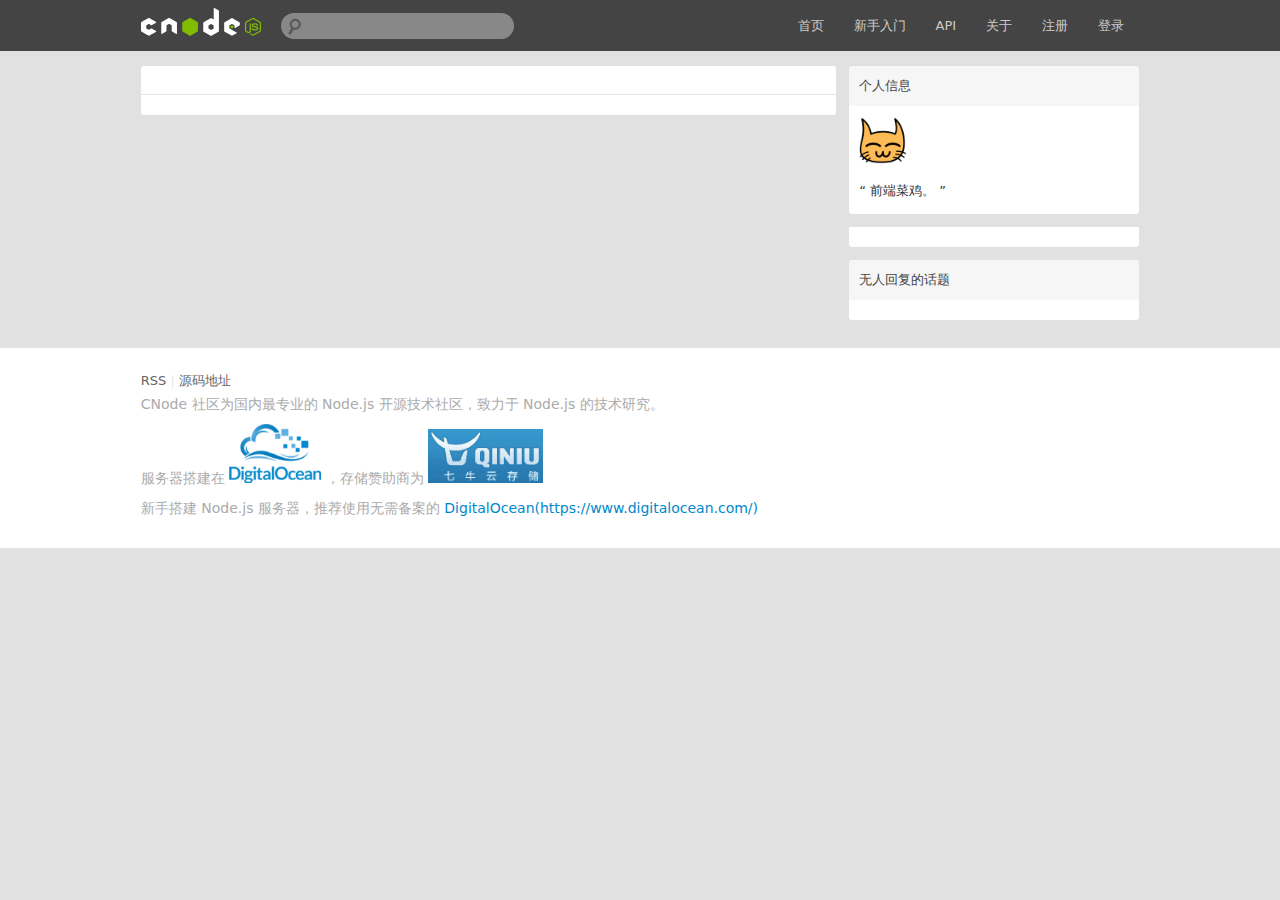
<file: pages/index/topicContent.html>
<!DOCTYPE html>
<html lang="en">

<head>
  <meta charset="UTF-8" />
  <meta name="viewport" content="width=device-width, initial-scale=1.0" />
  <!-- description -->
  <meta name="description" content="CNode：Node.js专业中文社区" />
  <meta name="keywords" content="nodejs, node, express, connect, socket.io" />
  <!-- title -->
  <title>Node.js 新手入门 - CNode技术社区</title>
  <link rel="icon" href="../../common/img/title-icon.png" type="/image/x-icon" />
  <!-- css -->
  <link rel="stylesheet" href="../../common/common.css" />
</head>

<body>
  <!-- header  -->
  <div id="header" class="container-full">
    <div class="container">
      <a href="../index.html" class="left">
        <img class="header-logo" src="../../common/img/nav-logo.svg" />
      </a>
      <form action="" class="header-search left">
        <input type="text" />
      </form>
      <ul class="header-nav right">
        <li><a href="../index.html">首页</a></li>
        <li><a href="../start/index.html">新手入门</a></li>
        <li><a href="../api/index.html">API</a></li>
        <li><a href="../about/index.html">关于</a></li>
        <li><a href="../signUp/index.html">注册</a></li>
        <li><a href="../signIn/index.html">登录</a></li>
      </ul>
    </div>
  </div>

  <!-- main  -->
  <div class="container-full" id="main">
    <div class="container">
      <!-- aside  -->
      <div id="aside" class="right">
        <!-- 个人信息 -->
        <div class="aside-personalInfor">
          <div class="aside-title">个人信息</div>
          <div class="aside-personalInfor-list aside-list">
            <a href="./personalHomepage.html">
              <img src="./img/5453359.png" alt="">
            </a>
            <span>
              <a id="user-name" href="./personalHomepage.html"></a>
            </span>
            <p id="user-rank"></p>
            <p>“ 前端菜鸡。 ”</p>
          </div>
        </div>


        <!-- 作者其他话题 -->
        <div id="other-topic">
          <div id="other-topic-head">

          </div>
          <div class="aside-list" id="other-topic-list">
            <!-- 动态渲染 -->
          </div>
        </div>

        <!-- 无人回复的话题 -->
        <div class="aside-noresp">
          <div class="aside-title">
            <p>无人回复的话题</p>
          </div>
          <div class="aside-list" id="aside-noresp-list">
            <!-- 动态插入 -->
          </div>
        </div>
      </div>


      <!-- section  -->
      <div id="section">
        <div id="topic-inner">
          <div id="topic-title">
            <!-- 动态请求 -->
          </div>
          <div id="topic-content">
            <!-- 动态请求 -->
          </div>
        </div>
        <div id="reply-inner">
          <div id="reply-head">
            <!-- 动态请求 -->
          </div>
          <div id="reply-content-list">
            <!-- 动态请求 -->
          </div>
        </div>
      </div>

    </div>

    <!-- footer  -->
    <div id="footer" class="container-full">
      <div class="container">
        <div class="footer-links">
          <a href="https://cnodejs.org/rss" target="-blank">RSS</a>｜<a href="https://github.com/cnodejs/nodeclub/"
            target="-blank">源码地址</a>
        </div>
        <div class="footer-content">
          <p>
            CNode 社区为国内最专业的 Node.js 开源技术社区，致力于 Node.js
            的技术研究。
          </p>
          <p>
            服务器搭建在
            <a href="https://www.digitalocean.com/?refcode=eba02656eeb3" target="-blank"><img
                src="../../common/img/digitalocean.png" alt="digitalocean" title="digitalocean" /></a>
            ，存储赞助商为
            <a href="http://www.qiniu.com/?ref=cnode" target="-blank"><img src="../../common/img/qiniu.png" alt="七牛云存储"
                title="七牛云存储" /></a>
          </p>
          <p>
            新手搭建 Node.js 服务器，推荐使用无需备案的
            <a href="https://www.digitalocean.com/">DigitalOcean(https://www.digitalocean.com/)</a>
          </p>
        </div>
      </div>
    </div>

    <!-- to-top  -->
    <div id="to-top" class="totop-none">回到顶部</div>

    <!-- script -->
    <script src="../../common/ajax.js"></script>
    <script src="../../common/getDate.js"></script>
    <script src="./getTopicContent.js"></script>
    <script src="./getUserInformation.js"></script>
    <script src="./getNoresp.js"></script>
    <script src="../../common/toTop.js"></script>
</body>

</html>
</file>
<file: pages/index/index.css>
/* section-nav  */
#section-nav {
  padding: 10px;
  background-color: #f6f6f6;
  border-radius: 3px 3px 0 0;
  font-size: 14px;
  line-height: 20px;
}
#section-nav a {
  color: #7fbd02;
  margin: 0 10px;
  font-size: 14px;
  line-height: 20px;
}
#section-nav a:hover {
  color: #256d91;
}
#section-nav a:active {
  text-decoration: underline;
}
#section-nav a.here {
  color: white;
  background-color: #7fbd02;
  padding: 3px 4px;
  border-radius: 3px;
}

/* setion-page */
#section-page {
  padding: 10px 0 0 10px;
  background-color: #fff;
  height: 40px;
  border-radius: 0 0 3px 3px;
}
#section-page ul {
  display: inline-block;
  border: 1px solid #ddd;
  border-radius: 4px;
}
#section-page li {
  float: left;
  color: #778087;
  padding: 4px 12px;
  line-height: 20px;
  border-right: 1px solid #ddd;
  font-size: 14px;
  cursor: pointer;
}
#section-page li:last-of-type {
  border: none;
}
#section-page .page-current {
  color: #7fbd02;
}
#section-page li:hover {
  background-color: #f5f5f5;
}
#section-page .page-current:hover {
  color: #778087;
}

/* rank  */
.aside-rank-title a {
  color: #666;
}
.aside-rank-title a:hover {
  color: #375f89;
}
.aside-rank-list {
  font-size: 13px;
  color: #333;
  line-height: 26px;
}
.aside-rank-list span {
  margin-right: 10px;
}
.aside-rank-list a {
  color: #666;
}
.aside-rank-list a:hover {
  text-decoration: underline;
}

@media (max-width: 722px) {
  .title {
    width: 200px;
  }
}
</file>
<file: pages/about/about.css>
#section-content p {
  margin: 15px 0;
  font-size: 15px;
  line-height: 25.5px;
}
#section-content a {
  color: #0288cc;
}
#section-content a:hover {
  text-decoration: underline;
}
#section-content h3 {
  font-size: 24.5px;
  line-height: 40px;
  margin-top: 30px;
  margin-bottom: 15px;
  border-bottom: 1px solid #eee;
}
#section-content h3:first-of-type {
  margin-top: 0;
}

#footer {
  position: absolute;
  bottom: 0;
}
</file>
<file: pages/api/api.css>
#section-content p {
  margin: 15px 0;
  font-size: 15px;
  line-height: 25.5px;
}
#section-content p:first-of-type {
  margin-top: 0;
}
#section-content a {
  color: #0288cc;
}
#section-content a:hover {
  text-decoration: underline;
}
#section-content h3 {
  font-size: 24.5px;
  line-height: 40px;
  margin-top: 30px;
  margin-bottom: 15px;
  border-bottom: 1px solid #eee;
}
#section-content h4 {
  font-size: 17.5px;
  line-height: 20px;
  margin-top: 30px;
  margin-bottom: 15px;
  border-bottom: 1px solid #eee;
}
#section-content ul {
  margin-left: 20px;
}
#section-content ul li {
  list-style-type: disc;
  font-size: 14px;
  line-height: 28px;
}
#section-content ul li code {
  padding: 4px 6px;
  background-color: #fcfafa;
  border-radius: 3px;
}
#section-content pre {
  font-size: 14px;
  line-height: 22px;
  font-family: Monaco, Menlo, Consolas, 'Courier New', monospace;
  padding: 0 15px;
  margin: 20px -10px;
  background-color: #f7f7f7;
  color: #000;
}
</file>
<file: pages/signIn/signIn.css>
.aside-about-list p {
  margin-bottom: 10px;
  font-size: 14px;
  line-height: 26px;
  color: #333;
}
.aside-about-list ul {
  margin-left: 25px;
}
.aside-about-list li {
  font-size: 13px;
  line-height: 26px;
  list-style-type: disc;
  color: #333;
}

.section-content-form {
  margin: 40px 0 0 0;
  font-size: 14px;
  line-height: 20px;
}
.section-content-form div {
  margin-bottom: 20px;
}
.section-content-form label {
  width: 165px;
  height: 20px;
  padding: 5px 0;
  display: inline-block;
  text-align: right;
}
.section-content-form .input {
  margin-left: 15px;
  width: 270px;
  height: 20px;
  padding: 4px 6px;
  border: 1px solid #c3c3c3;
  border-radius: 4px;
}
.section-content-form .input:focus {
  box-shadow: 1px 1px 6px #6cb6ef;
  transition: box-shadow 0.5s;
  outline: none;
}
.section-content-form .btns {
  line-height: 28px;
  margin: 40px 0 40px 185px;
}
.section-content-form .signbtn {
  display: inline-block;
  border-radius: 3px;
  border: 0;
  width: 52px;
  height: 34px;
  padding: 3px 10px;
  background-color: #0288cc;
  color: #fff;
  transition: 0.5s;
  margin-top: 1px;
}
.section-content-form .signbtn:hover {
  background-color: #0055cc;
  transition: 0.5s;
  cursor: pointer;
}
.section-content-form a:first-of-type {
  font-size: 14px;
  line-height: 28px;
  letter-spacing: 2px;
  color: #fff;
  background-color: #5cc0df;
  padding: 3px 10px;
  border-radius: 3px;
  display: inline-block;
  transition: background-color 0.5s;
  cursor: pointer;
}
.section-content-form a:first-of-type:hover {
  background-color: #3096b4;
  transition: 0.5s;
}
.section-content-form a:last-of-type {
  margin-left: 14px;
  color: #778087;
}
.section-content-form a:last-of-type:hover {
  text-decoration: underline;
}

#footer {
  position: absolute;
  bottom: 0;
}
</file>
<file: pages/signUp/signUp.css>
* {
  padding: 0;
  margin: 0;
}

#header {
  display: flex;
  align-items: center;
  justify-content: center;
  margin-top: 50px;
}
.header-nodejs-logo {
  display: flex;
  align-items: center;
  justify-content: center;
  width: 96px;
  height: 96px;
  border-radius: 50%;
  box-shadow: rgba(149, 157, 165, 0.15) 0px 3px 6px 0px;
}
.header-nodejs-logo img {
  width: 50px;
  height: 50px;
}
.header-connect {
  color: #e2e4e8;
  font-size: 28px;
}
.header-connect .ok {
  color: #fff;
  width: 33px;
  height: 33px;
  font-size: 18px;
  line-height: 33px;
  text-align: center;
  background-color: #28a745;
  background-size: 16px 16px;
  border-radius: 50%;
  display: inline-block;
}
.header-github-logo img {
  width: 96px;
  height: 96px;
}

#title {
  font-size: 24px;
  text-align: center;
  margin-top: 28px;
  margin-bottom: 36px;
}

#content {
  width: 448px;
  padding: 24px;
  border: 1px solid #e2e4e8;
  border-radius: 8px 8px 0 0;
  margin: 0 auto;
}
.content-item:last-of-type {
  margin: 23px 0 15px 0;
}
.content-item img {
  width: 32px;
  margin: 4px 16px 0 0;
  border-radius: 50%;
  float: left;
}
.content-item a {
  color: #0166d6;
  text-decoration: none;
}
.content-item a:hover {
  text-decoration: underline;
}
.content-item p:first-of-type {
  font-size: 14px;
  line-height: 21px;
  font-weight: 600;
  margin: 0;
}
.content-item p:nth-of-type(2) {
  font-size: 12.6px;
  line-height: 18.9px;
  margin: 0;
  color: #576069;
  display: inline;
}
.content-item #show-btn {
  border: none;
  padding: 0 5px 5px 5px;
  line-height: 6px;
  font-size: 12px;
}
.content-item #show-btn:hover {
  cursor: pointer;
}
.content-item #show-btn:focus {
  outline: none;
}
.content-item #show-btn:active {
  background-color: #0166d6;
}

#content-show .show-p {
  font-size: 13px;
  color: #24292e;
  font-weight: normal;
  margin-bottom: 7px;
  margin-left: 47px;
}
#content-show .show-img {
  width: 16px;
  margin: 4px 4px 0 47px;
}
#content-show .show-a {
  font-size: 13px;
}
#content-show .show-a:hover {
  text-decoration: underline;
}

#btns {
  width: 448px;
  padding: 24px;
  border: 1px solid #e2e4e8;
  border-radius: 0 0 8px 8px;
  border-top: none;
  margin: 0 auto;
}
#btns button {
  width: 216px;
  border-radius: 6px;
  padding: 5px 16px;
  margin-right: 8px;
  border: 1px solid #e2e4e8;
  font-size: 14px;
  line-height: 20px;
  font-weight: 500;
}
#btns button:focus {
  outline: none;
}
#btns .authorize {
  margin-right: 0;
  background-color: #28a745;
  color: #fff;
}
#btns .authorize:hover {
  background-color: #2d974b;
}
#btns .cancel {
  background-color: #fafbfc;
}
#btns .cancel:hover {
  background-color: #f3f4f6;
}
#btns p {
  font-size: 12px;
  line-height: 18px;
  text-align: center;
  color: #576069;
}
#btns p:first-of-type {
  margin-top: 10px;
}

#list {
  padding: 16px 24px;
  margin: 16px auto 0 auto;
  width: 448px;
  border-radius: 6px;
  border: 1px solid #e2e4e8;
  font-size: 12px;
  line-height: 15px;
}
#list div {
  width: 145px;
  display: inline-block;
}
#list img {
  width: 16px;
  height: 16px;
  margin-right: 5px;
  float: left;
}
#list p {
  display: inline;
  color: #576069;
}

#footer {
  text-align: center;
  margin-top: 20px;
}
#footer a {
  color: #576069;
  font-size: 14px;
  line-height: 20px;
  text-decoration: none;
}
#footer a:hover {
  text-decoration: underline;
  color: #0166d6;
}
</file>
<file: pages/start/start.css>
#section-content h2 {
  line-height: 40px;
  border-bottom: 1px solid #eee;
  margin-top: 30px;
  margin-bottom: 15px;
}
#section-content h2:first-of-type {
  margin-top: 0;
}
#section-content p {
  margin: 15px 0;
  font-size: 15px;
  line-height: 25.5px;
  font-weight: bold;
}
#section-content p:last-of-type {
  font-weight: normal;
}
#section-content a {
  color: #0288cc;
  font-weight: normal;
}
#section-content a:hover {
  text-decoration: underline;
}
</file>
<file: common/common.css>
/* reset */
* {
  margin: 0;
  padding: 0;
}
ul {
  list-style: none;
}
a {
  text-decoration: none;
  color: #333;
}
body {
  font-family: 'Helvetica Neue', 'Luxi Sans', 'DejaVu Sans', Tahoma,
    'Hiragino Sans GB', STHeiti, sans-serif !important;
  background-color: #e1e1e1;
}

/* 浮动 */
.left {
  float: left;
}
.right {
  float: right;
}
.clear::after {
  content: ' ';
  clear: both;
  display: block;
}

/* 通栏 */
.container-full {
  width: 100%;
}
.container {
  width: 78%;
  margin: auto;
}

/* 矢量图标 */
.icon {
  width: 1.3em;
  height: 1.3em;
  vertical-align: -0.15em;
  fill: currentColor;
  overflow: hidden;
  color: #999;
}
.icon:hover {
  color: #666;
}

/* header */
#header {
  overflow: hidden;
  background-color: #444;
}
.header-logo {
  width: 120px;
  padding: 8px 20px 8px 0;
}
.header-search input {
  width: 206px;
  height: 20px;
  padding: 3px 5px 3px 22px;
  margin-top: 13px;
  border: 0;
  border-radius: 15px;
  color: #666;
  background: url('./img/search.png') 4px 4px no-repeat #888;
  transition: background-color 0.5s;
}
.header-search input:hover {
  background-color: #fff;
  transition: 1s;
}
.header-search input:focus {
  outline: none;
  background-color: #fff;
  box-shadow: 1px 1px 10px #3f7592;
  transition: box-shadow 0.5s 0.5s;
}
.header-nav {
  line-height: 50px;
}
.header-nav li {
  float: left;
  padding: 0px 15px;
}
.header-nav li a {
  color: #ccc;
  font-size: 13px;
}
.header-nav li a:hover {
  color: #fff;
}

/* main */
#main {
  background-color: #e1e1e1;
}
#main .container {
  padding: 15px 0;
  overflow: hidden;
}

/* section-header  */
#section {
  margin-right: 303px;
}
#section-header,
.personal-header {
  padding: 10px;
  background-color: #f6f6f6;
  border-radius: 3px 3px 0 0;
  font-size: 14px;
  line-height: 20px;
}
#section-header a,
.personal-header a {
  color: #84bf1b;
}
#section-header a:hover,
.personal-header a:hover {
  text-decoration: underline;
}
#section-header span {
  color: #999;
}
#section-header span:first-of-type {
  padding: 0 5px;
}
#section-content {
  padding: 10px 20px;
  color: #333;
  background-color: #fff;
  border-top: 1px solid #e5e5e5;
  border-radius: 0 0 3px 3px;
}

/* 首页话题列表 */
#section-list {
  background-color: #fff;
  height: 2038px;
}
.section-list-topic {
  height: 30px;
  padding: 10px;
  color: #333;
  border-bottom: 1px solid #f6f6f6;
}
.section-list-topic:last-of-type {
  border: none;
}
.section-list-topic:hover {
  background-color: #f6f6f6;
}
/* 1.photo */
.section-list-topic .photo img {
  width: 30px;
}
/* 2.num */
.section-list-topic .num {
  width: 60px;
  height: 30px;
  font-size: 12px;
  line-height: 30px;
  text-align: center;
  display: inline-block;
  position: relative;
  bottom: 10px;
}
.section-list-topic .num-resp {
  font-size: 14px;
  color: #9e78c0;
}
.section-list-topic .num-click {
  color: #b4b4b4;
}
/* 3.icon */
.section-list-topic .icon {
  font-size: 12px;
  color: #999;
  padding: 2px 4px;
  background-color: #e5e5e5;
  border-radius: 3px;
  position: relative;
  bottom: 10px;
}
.section-list-topic .icon-highlight {
  color: white;
  background-color: #7fbd02;
  font-size: 12px;
  padding: 2px 4px;
  border-radius: 3px;
  position: relative;
  bottom: 10px;
}
/* 4.title */
.section-list-topic .title {
  color: #333;
  font-size: 16px;
  line-height: 30px;
  max-width: 65%;
  white-space: nowrap;
  overflow: hidden;
  text-overflow: ellipsis;
  display: inline-block;
}
.section-list-topic .title:hover {
  text-decoration: underline;
}
#section-list .tr .title:visited {
  color: #828282;
}
/* 5.last */
.section-list-topic .last {
  margin-left: 20px;
}
.section-list-topic .last img {
  width: 18px;
  margin-right: 5.5px;
  border-radius: 3px;
  vertical-align: middle;
}
.section-list-topic .last span {
  display: inline-block;
  color: #778087;
  font-size: 12px;
  line-height: 30px;
  text-align: right;
  min-width: 50px;
}
/* aside  */
#aside {
  width: 290px;
}
.aside-title {
  width: 270px;
  height: 20px;
  padding: 10px;
  background-color: #f6f6f6;
  font-size: 13px;
  line-height: 20px;
  color: #444;
  border-radius: 3px 3px 0 0;
}
.aside-list {
  width: 270px;
  margin-bottom: 13px;
  padding: 10px;
  background-color: #fff;
  border-radius: 0 0 3px 3px;
}

/* 登录  */
#aside .aside-login {
  width: 270px;
  padding: 10px;
  background-color: #fff;
  color: #333;
  border-radius: 0 0 3px 3px;
  margin-bottom: 13px;
}
.aside-login p:first-of-type {
  font-size: 14px;
  margin-bottom: 10px;
  line-height: 26px;
}
.aside-login span {
  font-size: 13px;
  line-height: 26px;
}
.aside-login span a {
  color: #778087;
}
.aside-login span a:hover {
  text-decoration: underline;
}
.aside-login p:last-of-type {
  font-size: 14px;
  line-height: 28px;
  letter-spacing: 2px;
  color: #fff;
  background-color: #5cc0df;
  padding: 3px 10px;
  border-radius: 3px;
  display: inline-block;
  transition: background-color 0.5s;
  cursor: pointer;
}
.aside-login p:last-of-type:hover {
  background-color: #3096b4;
  transition: 1s;
}
.aside-login p:last-of-type a {
  color: #fff;
}

/* 友情社区 */
.aside-community-list li {
  line-height: 26px;
}
.aside-community-list img {
  width: 150px;
}

/* 客户端二维码 */
.aside-2code-list {
  text-align: center;
}
.aside-2code-list img {
  height: 200px;
  width: 200px;
}
.aside-2code-list a {
  color: #778087;
  font-size: 13px;
  line-height: 26px;
}
.aside-2code-list a:hover {
  text-decoration: underline;
}

/* 无人回复的话题 */
#aside-noresp-list a,
#other-topic-list a {
  font-size: 14px;
  display: inline-block;
  color: #778087;
  line-height: 30px;
  width: 270px;
  white-space: nowrap;
  overflow: hidden;
  text-overflow: ellipsis;
}

/* 话题正文 */
#topic-inner {
  margin-bottom: 15px;
}
#topic-title {
  padding: 18px 10px 10px 10px;
  background-color: #fff;
  border-radius: 3px 3px 0 0;
  border-bottom: 1px solid #e5e5e5;
}
#topic-title > span {
  color: #333;
  font-size: 22px;
  font-weight: 700;
}
#topic-title div {
  color: #838383;
  font-size: 12px;
  line-height: 20px;
}
#topic-content {
  padding: 10px;
  background-color: #fff;
  border-radius: 0 0 3px 3px;
  font-size: 15px;
}
#topic-content p {
  margin: 15px;
  font-size: 15px;
  line-height: 25.5px;
}
#topic-content code {
  padding: 4px 6px;
  background-color: #fcfafa;
  border-radius: 3px;
}
#topic-content h1 {
  font-size: 38.5px;
  margin: 30px 0 0 15px;
  border-bottom: 1px solid #eee;
}
#topic-content h2 {
  font-size: 26px;
  margin: 30px 0 0 15px;
  border-bottom: 1px solid #eee;
}
#topic-content h3 {
  font-size: 24.5px;
  margin: 30px 0 0 15px;
  border-bottom: 1px solid #eee;
}
#topic-content ul {
  padding: 15px 0 0 50px;
}
#topic-content li {
  list-style-type: disc;
  font-size: 14px;
  line-height: 28px;
}
#topic-content a {
  color: #0288cc;
}
#topic-content a:hover {
  text-decoration: underline;
}
#topic-content img {
  width: 100%;
}
#reply-title {
  padding: 10px;
  background-color: #f6f6f6;
  color: #444;
  font-size: 14px;
  line-height: 20px;
  border-radius: 3px 3px 0 0;
}
.reply-content {
  background-color: #fff;
  padding: 10px;
  border-top: 1px solid #f0f0f0;
}
.reply-content img {
  width: 30px;
  float: left;
}
.rep-info {
  font-size: 12px;
  line-height: 20px;
}
.rep-info a:first-of-type {
  margin-left: 10px;
  font-weight: 700;
  color: #666;
  font-size: 12px;
}
.rep-info a:last-of-type {
  color: #0288cc;
  font-size: 12px;
}
.rep-info a:last-of-type:hover {
  text-decoration: underline;
}
.rep-info span {
  color: white;
  padding: 2px;
  background-color: #6ba44f;
}
.rep-text {
  margin: 0 0 15px 50px;
  font-size: 15px;
}

/* 个人主页话题 */
.personal-header span {
  color: #999;
  padding: 0 5px;
}
.personal-header p {
  color: #444;
  font-size: 14px;
  line-height: 20px;
}
.section-block {
  margin-bottom: 15px;
}
#personal-homepage,
#create-topic,
#join-topic {
  background-color: #fff;
}
#personal-homepage {
  padding: 10px;
  font-size: 14px;
  line-height: 28px;
  color: #778087;
  position: relative;
}
#personal-homepage img {
  width: 40px;
}
#personal-homepage a {
  color: #778087;
  margin-left: 10px;
  position: absolute;
  top: 10px;
}
#personal-homepage p:first-of-type {
  color: #333;
}
#personal-homepage p:last-of-type {
  margin: 10px 0;
  color: #ababab;
}
#section .more {
  padding: 10px;
  background-color: #fff;
  border-top: 1px solid #f0f0f0;
}
#section .more a {
  font-size: 14px;
  line-height: 20px;
  color: #686868;
}

/* 个人信息 */
.aside-personalInfor-list {
  position: relative;
}
.aside-personalInfor-list img {
  width: 48px;
}
.aside-personalInfor-list span {
  margin-left: 15px;
  position: absolute;
  top: 21px;
}
.aside-personalInfor-list span a {
  font-size: 16px;
  line-height: 26px;
  color: rgb(119, 128, 135);
}
.aside-personalInfor-list p:first-of-type {
  font-size: 14px;
  line-height: 26px;
  color: #333;
  margin-top: 10px;
}
.aside-personalInfor-list p:last-of-type {
  font-size: 13px;
  line-height: 26px;
  color: #333;
}

/* footer */
#footer {
  min-height: 195px;
  background-color: #fff;
}
#footer .container {
  padding: 20px 0;
}
.footer-links {
  color: #e2e2e2;
  font-size: 13px;
  line-height: 2em;
}
.footer-links a {
  color: #666;
}
.footer-content {
  color: #ababab;
  font-size: 14px;
  line-height: 20px;
}
.footer-content p {
  margin-bottom: 10px;
}
.footer-content p:nth-of-type(2) a:first-of-type img {
  width: 92px;
}
.footer-content p:nth-of-type(2) a:last-of-type img {
  width: 115px;
}
.footer-content p:last-of-type a {
  color: #08c;
}

/* 回到顶部 */
#to-top {
  width: 24px;
  height: 80px;
  padding: 12px 0 12px 5px;
  background-color: #fff;
  color: #808080;
  border-radius: 12px 0 0 12px;
  font-size: 14px;
  line-height: 20px;
  position: fixed;
  text-align: center;
  top: 70%;
  right: 0;
  cursor: pointer;
}
.totop-none {
  opacity: 0;
  transition: 0.4s;
}
.totop-block {
  opacity: 1;
  transition: 0.4s;
}

@media (max-width: 1270px) {
  #footer {
    display: none;
  }
  #aside {
    display: none;
  }
  #section {
    margin-right: 0;
  }
  #main .container {
    width: 96%;
  }
  .header-nav {
    float: left;
  }
}
</file>
